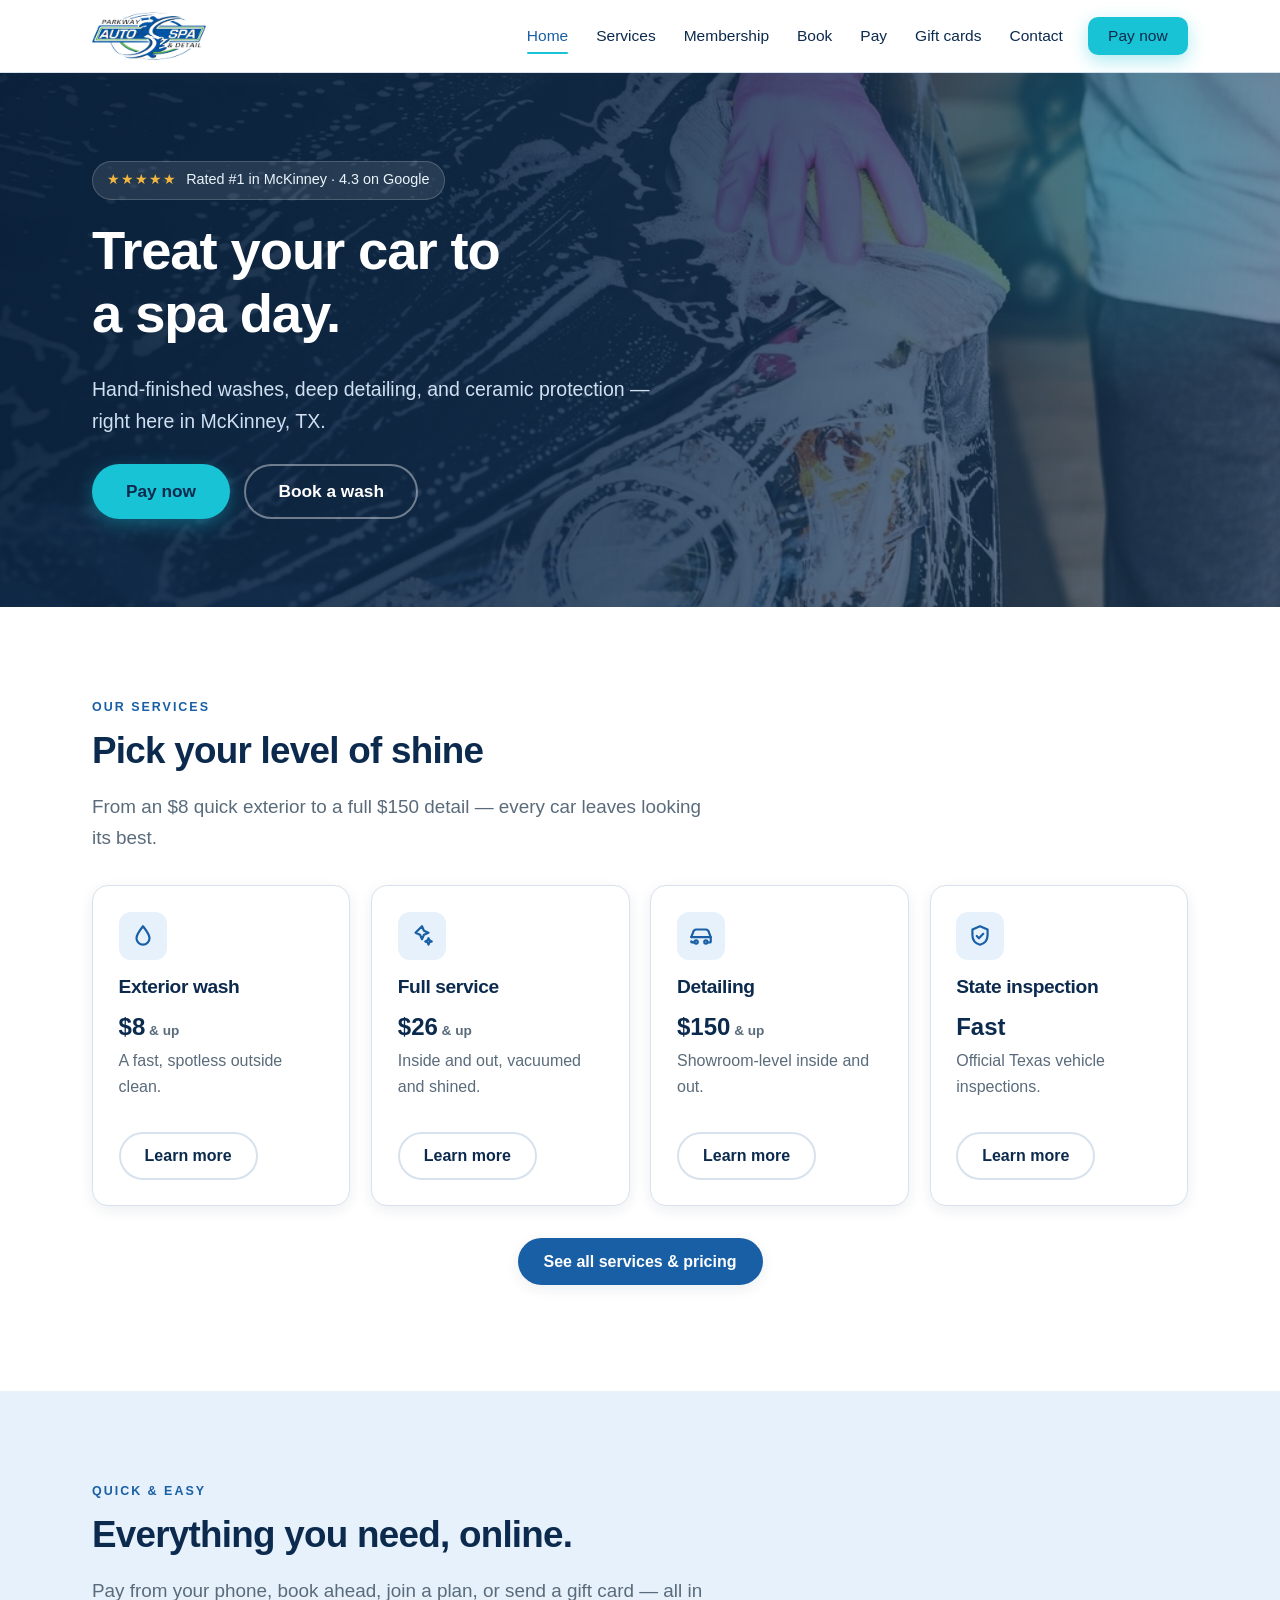
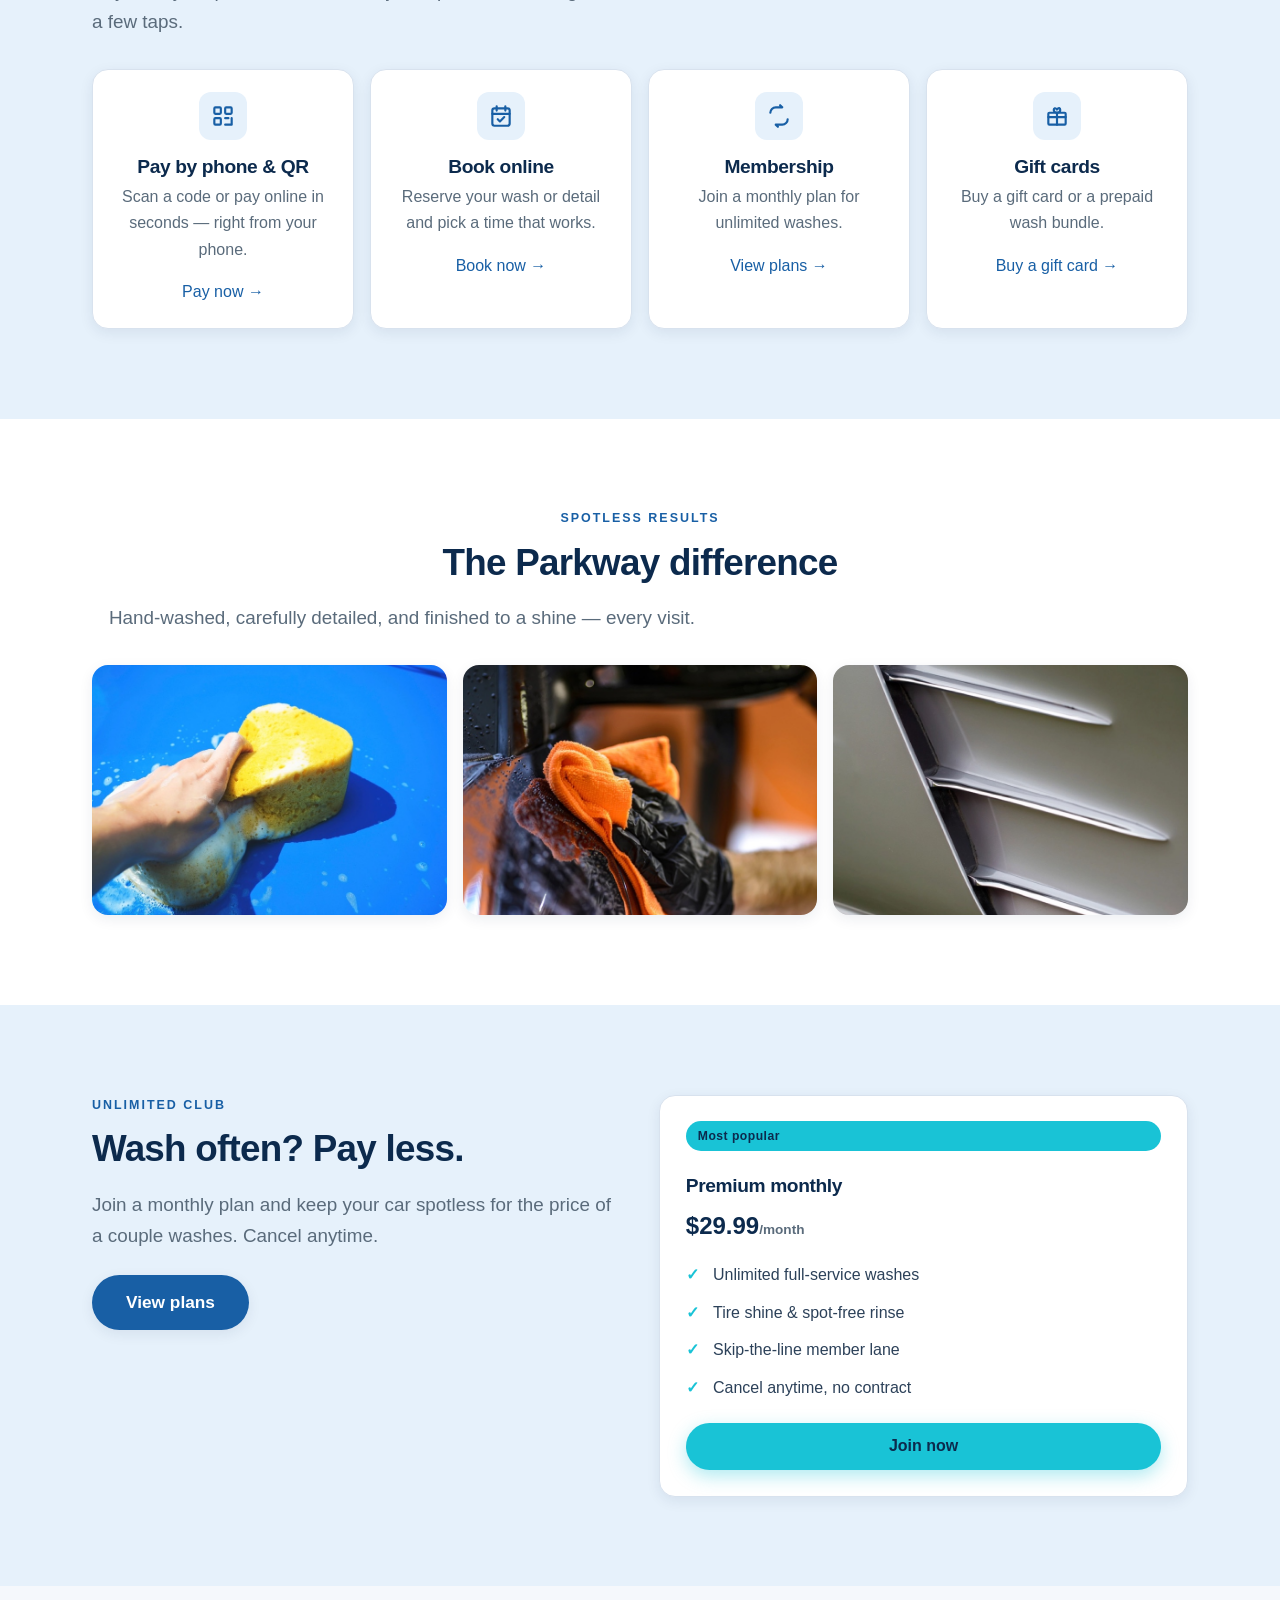
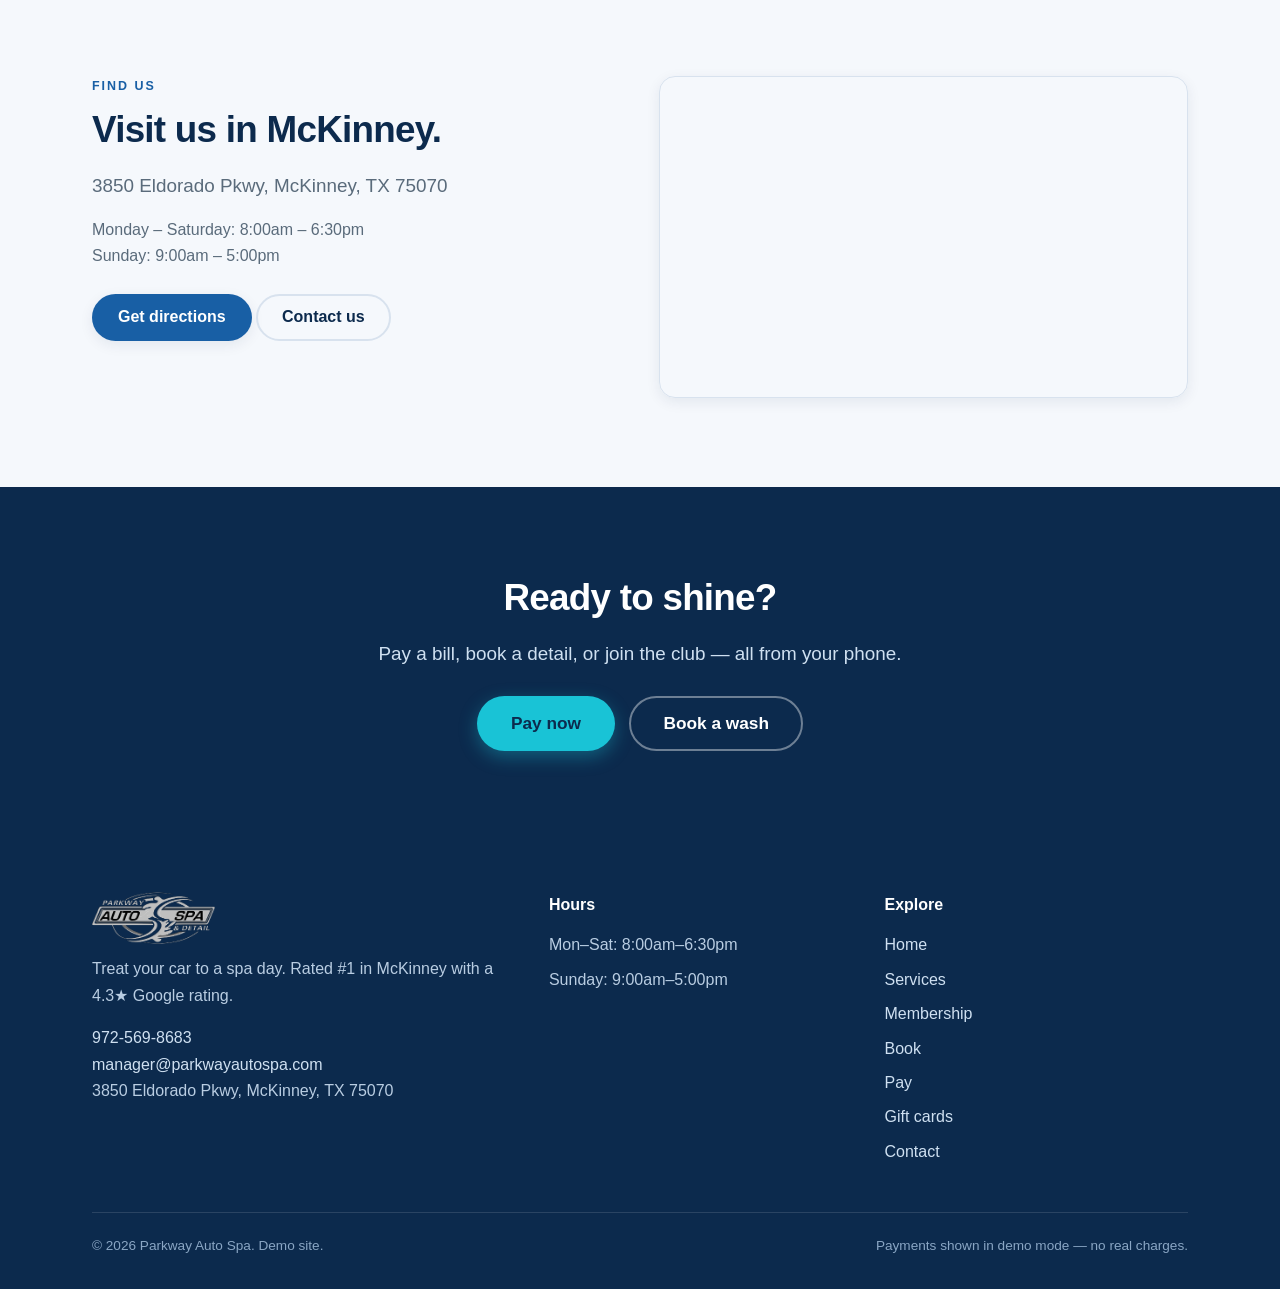
<file: index.html>
<!doctype html>
<html lang="en">
<head>
<meta charset="utf-8">
<meta name="viewport" content="width=device-width, initial-scale=1">
<title>Parkway Auto Spa — Car Wash & Detailing in McKinney, TX</title>
<meta name="description" content="Treat your car to a spa day. Exterior &amp; full-service washes, detailing, ceramic coating, and Texas state inspections in McKinney, TX. Pay or book online in seconds.">
<link rel="stylesheet" href="css/styles.css">
</head>
<body>
<div id="site-header"></div>

<main>
  <!-- Hero -->
  <section class="hero">
    <div class="wrap">
      <span class="rating"><span class="stars">&#9733;&#9733;&#9733;&#9733;&#9733;</span> Rated #1 in McKinney &middot; 4.3 on Google</span>
      <h1>Treat your car to a spa day.</h1>
      <p>Hand-finished washes, deep detailing, and ceramic protection — right here in McKinney, TX.</p>
      <div class="hero-cta">
        <a class="btn btn-accent btn-lg" href="pay.html">Pay now</a>
        <a class="btn btn-ghost btn-lg" href="book.html">Book a wash</a>
      </div>
    </div>
  </section>

  <!-- Services snapshot -->
  <section class="section">
    <div class="wrap">
      <p class="eyebrow">Our services</p>
      <h2>Pick your level of shine</h2>
      <p class="lead">From an $8 quick exterior to a full $150 detail — every car leaves looking its best.</p>
      <div class="grid grid-4 mt-3">
        <div class="card card--hover">
          <div class="icon"><svg viewBox="0 0 24 24" fill="none" stroke="currentColor" stroke-width="2" stroke-linecap="round" stroke-linejoin="round"><path d="M12 3c4 5 6 8 6 11a6 6 0 0 1-12 0c0-3 2-6 6-11z"/></svg></div>
          <h3>Exterior wash</h3>
          <div class="price">$8<small> &amp; up</small></div>
          <p class="muted">A fast, spotless outside clean.</p>
          <div class="card-cta"><a class="btn btn-ghost" href="services.html">Learn more</a></div>
        </div>
        <div class="card card--hover">
          <div class="icon"><svg viewBox="0 0 24 24" fill="none" stroke="currentColor" stroke-width="2" stroke-linecap="round" stroke-linejoin="round"><path d="M12 3l1.8 4.2L18 9l-4.2 1.8L12 15l-1.8-4.2L6 9z"/><path d="M18 14l.8 1.9L21 17l-2.2.8L18 20l-.8-2.1L15 17l2.2-1.1z"/></svg></div>
          <h3>Full service</h3>
          <div class="price">$26<small> &amp; up</small></div>
          <p class="muted">Inside and out, vacuumed and shined.</p>
          <div class="card-cta"><a class="btn btn-ghost" href="services.html">Learn more</a></div>
        </div>
        <div class="card card--hover">
          <div class="icon"><svg viewBox="0 0 24 24" fill="none" stroke="currentColor" stroke-width="2" stroke-linecap="round" stroke-linejoin="round"><path d="M3 13l1.8-4.6A3 3 0 0 1 7.6 6h8.8a3 3 0 0 1 2.8 2.4L21 13"/><path d="M3 13h18v4a1 1 0 0 1-1 1h-1M5 18H4a1 1 0 0 1-1-1z"/><circle cx="7.5" cy="17.5" r="1.5"/><circle cx="16.5" cy="17.5" r="1.5"/></svg></div>
          <h3>Detailing</h3>
          <div class="price">$150<small> &amp; up</small></div>
          <p class="muted">Showroom-level inside and out.</p>
          <div class="card-cta"><a class="btn btn-ghost" href="services.html">Learn more</a></div>
        </div>
        <div class="card card--hover">
          <div class="icon"><svg viewBox="0 0 24 24" fill="none" stroke="currentColor" stroke-width="2" stroke-linecap="round" stroke-linejoin="round"><path d="M12 3l7 3v5c0 5-3.5 8-7 9-3.5-1-7-4-7-9V6z"/><path d="M9 12l2 2 4-4"/></svg></div>
          <h3>State inspection</h3>
          <div class="price">Fast</div>
          <p class="muted">Official Texas vehicle inspections.</p>
          <div class="card-cta"><a class="btn btn-ghost" href="services.html">Learn more</a></div>
        </div>
      </div>
      <p class="center mt-3"><a class="btn btn-primary" href="services.html">See all services &amp; pricing</a></p>
    </div>
  </section>

  <!-- Quick actions -->
  <section class="section section--tint payband">
    <div class="wrap">
      <p class="eyebrow">Quick &amp; easy</p>
      <h2>Everything you need, online.</h2>
      <p class="lead">Pay from your phone, book ahead, join a plan, or send a gift card — all in a few taps.</p>
      <div class="grid grid-4 mt-3">
        <div class="card feature">
          <div class="icon"><svg viewBox="0 0 24 24" fill="none" stroke="currentColor" stroke-width="2" stroke-linecap="round" stroke-linejoin="round"><rect x="4" y="4" width="6" height="6" rx="1"/><rect x="14" y="4" width="6" height="6" rx="1"/><rect x="4" y="14" width="6" height="6" rx="1"/><path d="M14 14h3M20 14v3M14 20h6M20 17v3"/></svg></div>
          <h3>Pay by phone &amp; QR</h3>
          <p class="muted">Scan a code or pay online in seconds — right from your phone.</p>
          <a href="pay.html">Pay now &rarr;</a>
        </div>
        <div class="card feature">
          <div class="icon"><svg viewBox="0 0 24 24" fill="none" stroke="currentColor" stroke-width="2" stroke-linecap="round" stroke-linejoin="round"><rect x="4" y="5" width="16" height="16" rx="2"/><path d="M8 3v4M16 3v4M4 10h16"/><path d="M9 15l2 2 4-4"/></svg></div>
          <h3>Book online</h3>
          <p class="muted">Reserve your wash or detail and pick a time that works.</p>
          <a href="book.html">Book now &rarr;</a>
        </div>
        <div class="card feature">
          <div class="icon"><svg viewBox="0 0 24 24" fill="none" stroke="currentColor" stroke-width="2" stroke-linecap="round" stroke-linejoin="round"><path d="M4 9a5 5 0 0 1 5-5h6l-2-2M20 15a5 5 0 0 1-5 5H9l2 2"/></svg></div>
          <h3>Membership</h3>
          <p class="muted">Join a monthly plan for unlimited washes.</p>
          <a href="membership.html">View plans &rarr;</a>
        </div>
        <div class="card feature">
          <div class="icon"><svg viewBox="0 0 24 24" fill="none" stroke="currentColor" stroke-width="2" stroke-linecap="round" stroke-linejoin="round"><rect x="4" y="9" width="16" height="11" rx="1"/><path d="M4 13h16M12 9v11"/><path d="M12 9c-1.5 0-3-1-3-2.5S10.5 4 12 6c1.5-2 3-1.5 3 .5S13.5 9 12 9z"/></svg></div>
          <h3>Gift cards</h3>
          <p class="muted">Buy a gift card or a prepaid wash bundle.</p>
          <a href="gift-cards.html">Buy a gift card &rarr;</a>
        </div>
      </div>
    </div>
  </section>

  <!-- Gallery -->
  <section class="section">
    <div class="wrap">
      <p class="eyebrow center">Spotless results</p>
      <h2 class="center">The Parkway difference</h2>
      <p class="lead center">Hand-washed, carefully detailed, and finished to a shine — every visit.</p>
      <div class="gallery mt-3">
        <img src="assets/wash-blue.jpg" alt="Hand washing a car with a sponge and fresh suds" loading="lazy" width="820" height="547">
        <img src="assets/detail-towel.jpg" alt="Detailing a car with a microfiber towel" loading="lazy" width="820" height="547">
        <img src="assets/shine-body.jpg" alt="Glossy, freshly polished car bodywork" loading="lazy" width="820" height="547">
      </div>
    </div>
  </section>

  <!-- Membership teaser -->
  <section class="section section--tint">
    <div class="wrap split">
      <div>
        <p class="eyebrow">Unlimited club</p>
        <h2>Wash often? Pay less.</h2>
        <p class="lead">Join a monthly plan and keep your car spotless for the price of a couple washes. Cancel anytime.</p>
        <p class="mt-2"><a class="btn btn-primary btn-lg" href="membership.html">View plans</a></p>
      </div>
      <div class="card">
        <span class="badge badge--cyan">Most popular</span>
        <h3 class="mt-2">Premium monthly</h3>
        <div class="price">$29.99<small>/month</small></div>
        <ul>
          <li>Unlimited full-service washes</li>
          <li>Tire shine &amp; spot-free rinse</li>
          <li>Skip-the-line member lane</li>
          <li>Cancel anytime, no contract</li>
        </ul>
        <div class="card-cta"><a class="btn btn-accent btn-block" href="membership.html">Join now</a></div>
      </div>
    </div>
  </section>

  <!-- Find us -->
  <section class="section section--surface">
    <div class="wrap split">
      <div>
        <p class="eyebrow">Find us</p>
        <h2>Visit us in McKinney.</h2>
        <p class="lead">3850 Eldorado Pkwy, McKinney, TX 75070</p>
        <p class="muted">Monday &ndash; Saturday: 8:00am &ndash; 6:30pm<br>Sunday: 9:00am &ndash; 5:00pm</p>
        <p class="mt-2">
          <a class="btn btn-primary" href="https://www.google.com/maps/dir/?api=1&destination=3850+Eldorado+Pkwy,+McKinney,+TX+75070" target="_blank" rel="noopener">Get directions</a>
          <a class="btn btn-ghost" href="contact.html">Contact us</a>
        </p>
      </div>
      <div style="border-radius:var(--radius); overflow:hidden; border:1px solid var(--line); box-shadow:var(--shadow-sm)">
        <iframe title="Map to Parkway Auto Spa, 3850 Eldorado Pkwy, McKinney, TX 75070" width="100%" height="320" style="border:0; display:block"
          loading="lazy" referrerpolicy="no-referrer-when-downgrade"
          src="https://www.openstreetmap.org/export/embed.html?bbox=-96.6789%2C33.1625%2C-96.6589%2C33.1745&layer=mapnik&marker=33.1684904%2C-96.6689227"></iframe>
      </div>
    </div>
  </section>

  <!-- Final CTA -->
  <section class="section section--navy center">
    <div class="wrap">
      <h2>Ready to shine?</h2>
      <p class="lead" style="color:#cfe0f1">Pay a bill, book a detail, or join the club — all from your phone.</p>
      <div class="hero-cta" style="justify-content:center">
        <a class="btn btn-accent btn-lg" href="pay.html">Pay now</a>
        <a class="btn btn-ghost btn-lg" href="book.html">Book a wash</a>
      </div>
    </div>
  </section>
</main>

<div id="site-footer"></div>
<script src="js/main.js"></script>
</body>
</html>
</file>
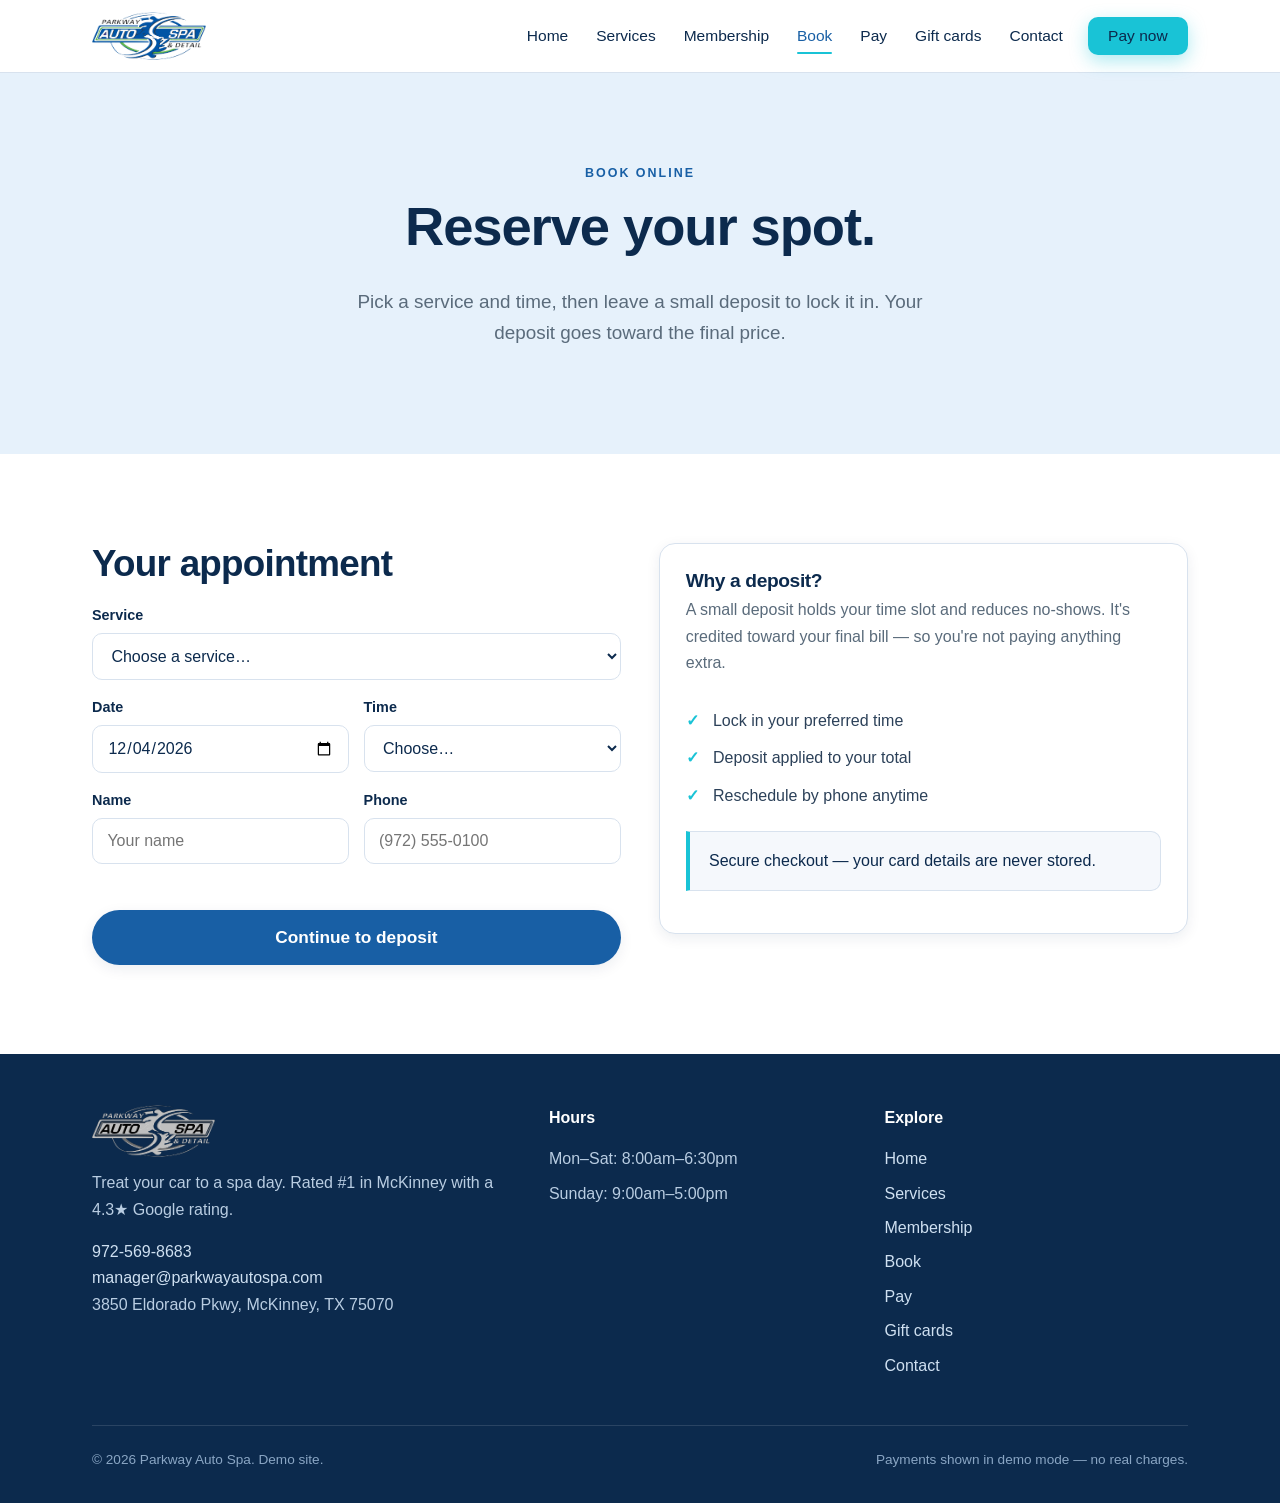
<file: book.html>
<!doctype html>
<html lang="en">
<head>
<meta charset="utf-8">
<meta name="viewport" content="width=device-width, initial-scale=1">
<title>Book a Wash — Parkway Auto Spa</title>
<meta name="description" content="Book a wash or detail at Parkway Auto Spa in McKinney, TX. Reserve your time and leave a quick deposit to lock it in.">
<link rel="stylesheet" href="css/styles.css">
</head>
<body>
<div id="site-header"></div>

<main>
  <section class="section section--tint">
    <div class="wrap center">
      <p class="eyebrow">Book online</p>
      <h1>Reserve your spot.</h1>
      <p class="lead">Pick a service and time, then leave a small deposit to lock it in. Your deposit goes toward the final price.</p>
    </div>
  </section>

  <section class="section">
    <div class="wrap split">
      <div>
        <h2>Your appointment</h2>
        <form id="book-form" novalidate>
          <div class="field">
            <label for="bk-service">Service</label>
            <select id="bk-service">
              <option value="">Choose a service&hellip;</option>
              <option value="Exterior wash" data-deposit="10">Exterior wash — from $8</option>
              <option value="Full-service wash" data-deposit="10">Full-service wash — from $26</option>
              <option value="Detailing" data-deposit="25">Detailing — from $150</option>
              <option value="Hand wash &amp; wax" data-deposit="15">Hand wash &amp; wax</option>
              <option value="Ceramic clear coat" data-deposit="25">Ceramic clear coat</option>
            </select>
          </div>
          <div class="field-row">
            <div class="field">
              <label for="bk-date">Date</label>
              <input type="date" id="bk-date">
            </div>
            <div class="field">
              <label for="bk-time">Time</label>
              <select id="bk-time">
                <option value="">Choose&hellip;</option>
                <option>8:00 AM</option><option>9:00 AM</option><option>10:00 AM</option>
                <option>11:00 AM</option><option>12:00 PM</option><option>1:00 PM</option>
                <option>2:00 PM</option><option>3:00 PM</option><option>4:00 PM</option>
                <option>5:00 PM</option>
              </select>
            </div>
          </div>
          <div class="field-row">
            <div class="field"><label for="bk-name">Name</label><input id="bk-name" autocomplete="name" placeholder="Your name"></div>
            <div class="field"><label for="bk-phone">Phone</label><input id="bk-phone" inputmode="tel" autocomplete="tel" placeholder="(972) 555-0100"></div>
          </div>
          <p class="bk-error" style="color:#c0392b;min-height:1.2em;font-size:.9rem;margin:.2rem 0 .6rem"></p>
          <button type="submit" class="btn btn-primary btn-lg btn-block">Continue to deposit</button>
        </form>
      </div>

      <div class="card">
        <h3>Why a deposit?</h3>
        <p class="muted">A small deposit holds your time slot and reduces no-shows. It's credited toward your final bill — so you're not paying anything extra.</p>
        <ul>
          <li>Lock in your preferred time</li>
          <li>Deposit applied to your total</li>
          <li>Reschedule by phone anytime</li>
        </ul>
        <div class="notice">Secure checkout &mdash; your card details are never stored.</div>
      </div>
    </div>
  </section>
</main>

<div id="site-footer"></div>
<script src="js/main.js"></script>
<script src="js/checkout.js"></script>
<script>
  (function () {
    var form = document.getElementById("book-form");
    var date = document.getElementById("bk-date");
    var err = form.querySelector(".bk-error");
    var today = new Date().toISOString().split("T")[0];
    date.min = today; date.value = today;

    form.addEventListener("submit", function (e) {
      e.preventDefault();
      err.textContent = "";
      var svc = document.getElementById("bk-service");
      var time = document.getElementById("bk-time").value;
      var name = document.getElementById("bk-name").value.trim();
      var phone = document.getElementById("bk-phone").value.trim();
      if (!svc.value) { err.textContent = "Please choose a service."; return; }
      if (!date.value) { err.textContent = "Please choose a date."; return; }
      if (!time) { err.textContent = "Please choose a time."; return; }
      if (!name) { err.textContent = "Please enter your name."; return; }
      if (!phone) { err.textContent = "Please enter a phone number."; return; }
      var deposit = parseFloat(svc.options[svc.selectedIndex].getAttribute("data-deposit")) || 10;
      PayKit.openCheckout({
        label: "Deposit — " + svc.value + ", " + date.value + " at " + time,
        amount: deposit,
        mode: "deposit"
      });
    });
  })();
</script>
</body>
</html>
</file>
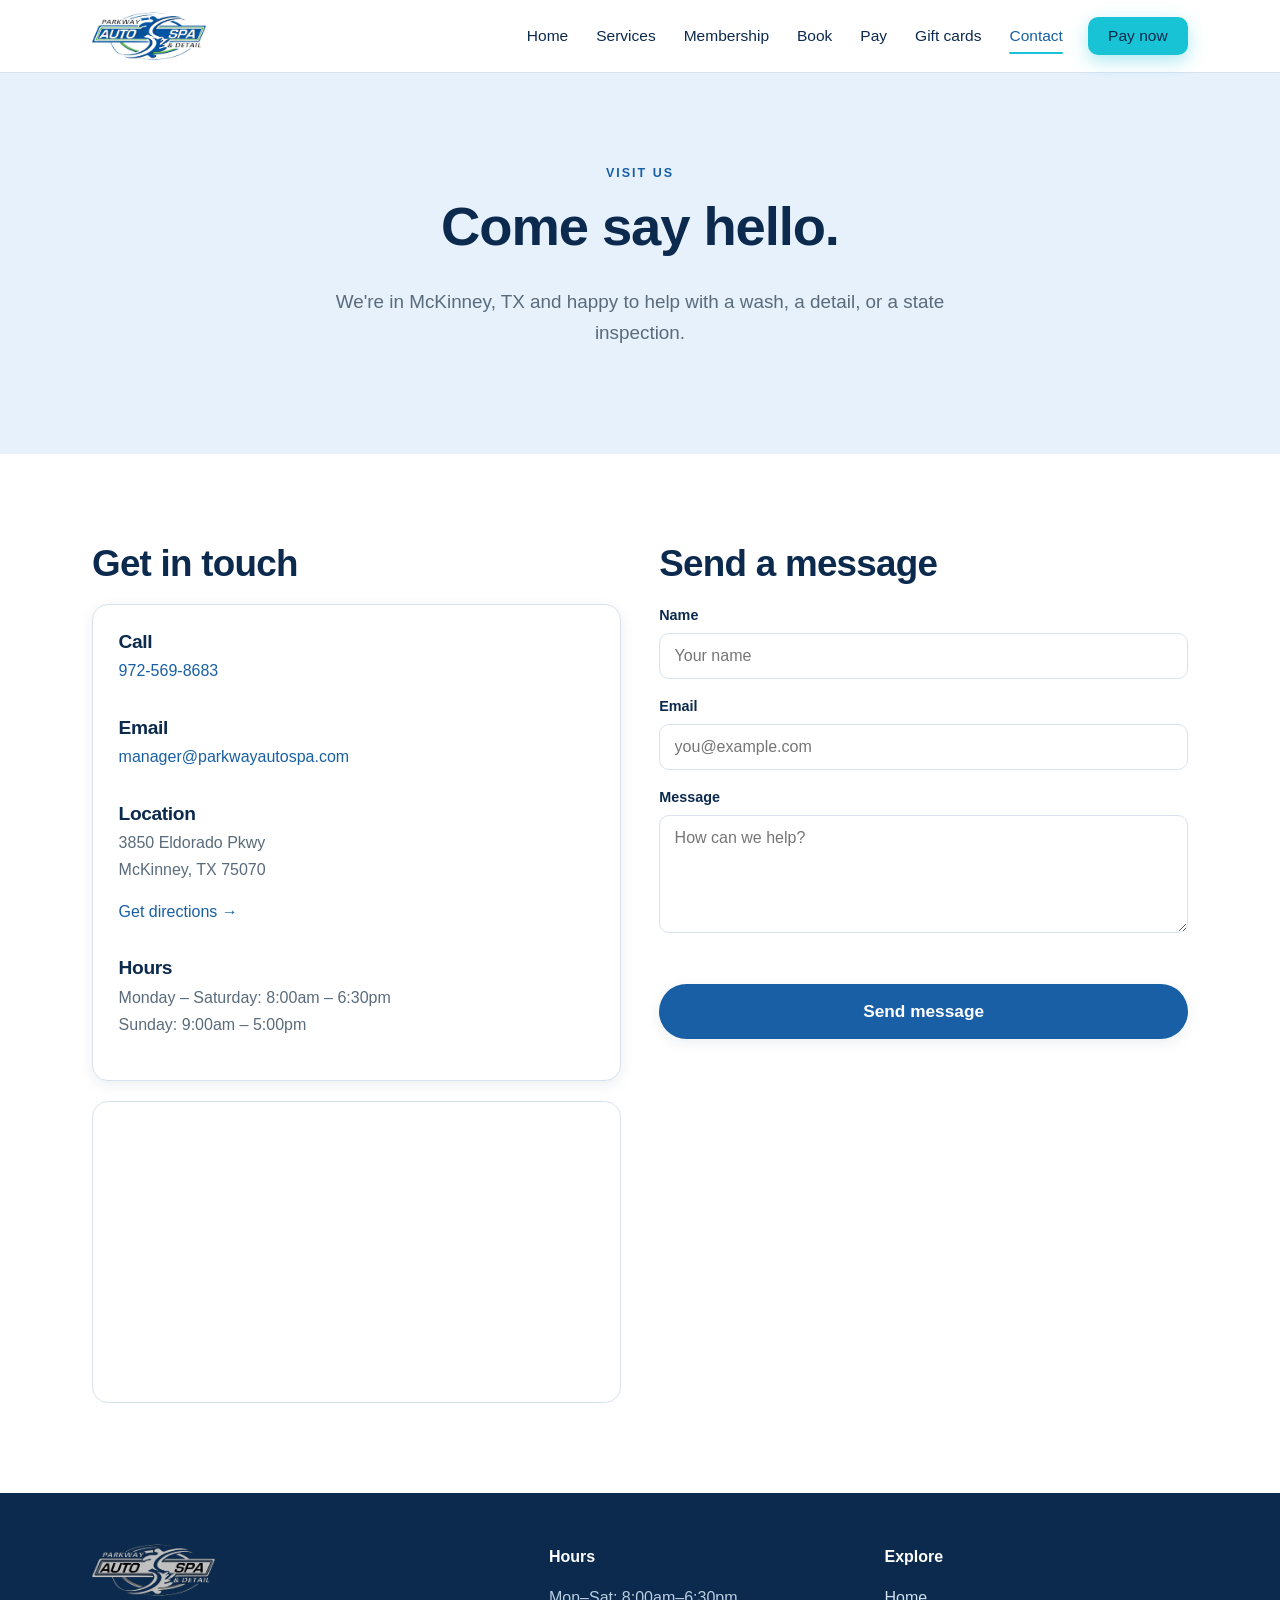
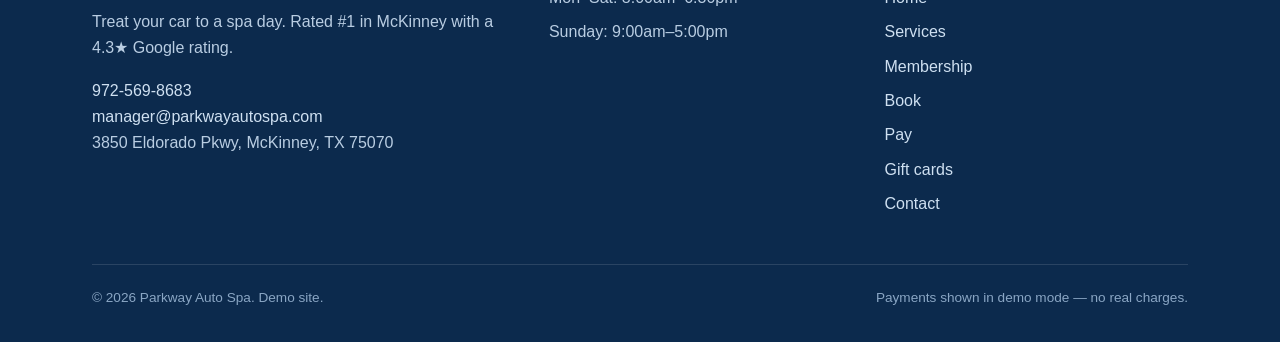
<file: contact.html>
<!doctype html>
<html lang="en">
<head>
<meta charset="utf-8">
<meta name="viewport" content="width=device-width, initial-scale=1">
<title>Contact &amp; Hours — Parkway Auto Spa</title>
<meta name="description" content="Visit Parkway Auto Spa at 3850 Eldorado Pkwy, McKinney, TX 75070. Call 972-569-8683. Open Mon-Sat 8:00am-6:30pm, Sun 9:00am-5:00pm.">
<link rel="stylesheet" href="css/styles.css">
</head>
<body>
<div id="site-header"></div>

<main>
  <section class="section section--tint">
    <div class="wrap center">
      <p class="eyebrow">Visit us</p>
      <h1>Come say hello.</h1>
      <p class="lead">We're in McKinney, TX and happy to help with a wash, a detail, or a state inspection.</p>
    </div>
  </section>

  <section class="section">
    <div class="wrap split">

      <div>
        <h2>Get in touch</h2>
        <div class="card stack">
          <div>
            <h3>Call</h3>
            <p><a href="tel:+19725698683">972-569-8683</a></p>
          </div>
          <div>
            <h3>Email</h3>
            <p><a href="mailto:manager@parkwayautospa.com">manager@parkwayautospa.com</a></p>
          </div>
          <div>
            <h3>Location</h3>
            <p class="muted">3850 Eldorado Pkwy<br>McKinney, TX 75070</p>
            <p><a href="https://www.google.com/maps/dir/?api=1&destination=3850+Eldorado+Pkwy,+McKinney,+TX+75070" target="_blank" rel="noopener">Get directions &rarr;</a></p>
          </div>
          <div>
            <h3>Hours</h3>
            <p class="muted">Monday &ndash; Saturday: 8:00am &ndash; 6:30pm<br>Sunday: 9:00am &ndash; 5:00pm</p>
          </div>
        </div>

        <div style="margin-top:1.3rem; border-radius:var(--radius); overflow:hidden; border:1px solid var(--line)">
          <iframe title="Map to Parkway Auto Spa, 3850 Eldorado Pkwy, McKinney, TX 75070" width="100%" height="300" style="border:0; display:block"
            loading="lazy" referrerpolicy="no-referrer-when-downgrade"
            src="https://www.openstreetmap.org/export/embed.html?bbox=-96.6789%2C33.1625%2C-96.6589%2C33.1745&layer=mapnik&marker=33.1684904%2C-96.6689227"></iframe>
        </div>
      </div>

      <div>
        <h2>Send a message</h2>
        <form id="contact-form" novalidate>
          <div class="field"><label for="c-name">Name</label><input id="c-name" autocomplete="name" placeholder="Your name"></div>
          <div class="field"><label for="c-email">Email</label><input id="c-email" type="email" autocomplete="email" placeholder="you@example.com"></div>
          <div class="field"><label for="c-msg">Message</label><textarea id="c-msg" rows="5" placeholder="How can we help?"></textarea></div>
          <p class="c-error" style="color:#c0392b;min-height:1.2em;font-size:.9rem;margin:.2rem 0 .6rem"></p>
          <button type="submit" class="btn btn-primary btn-lg btn-block">Send message</button>
        </form>
      </div>

    </div>
  </section>
</main>

<div id="site-footer"></div>
<script src="js/main.js"></script>
<script>
  (function () {
    var form = document.getElementById("contact-form");
    var err = form.querySelector(".c-error");
    form.addEventListener("submit", function (e) {
      e.preventDefault();
      err.textContent = "";
      var name = document.getElementById("c-name").value.trim();
      var email = document.getElementById("c-email").value.trim();
      var msg = document.getElementById("c-msg").value.trim();
      if (!name || !email || !msg) { err.textContent = "Please fill in your name, email, and message."; return; }
      form.innerHTML = '<div class="notice" style="border-left-color:#1a9d4e">' +
        '<strong>Thanks, ' + name.replace(/[<>&]/g, "") + '!</strong> We&rsquo;ve got your message and will be in touch soon.</div>';
    });
  })();
</script>
</body>
</html>
</file>
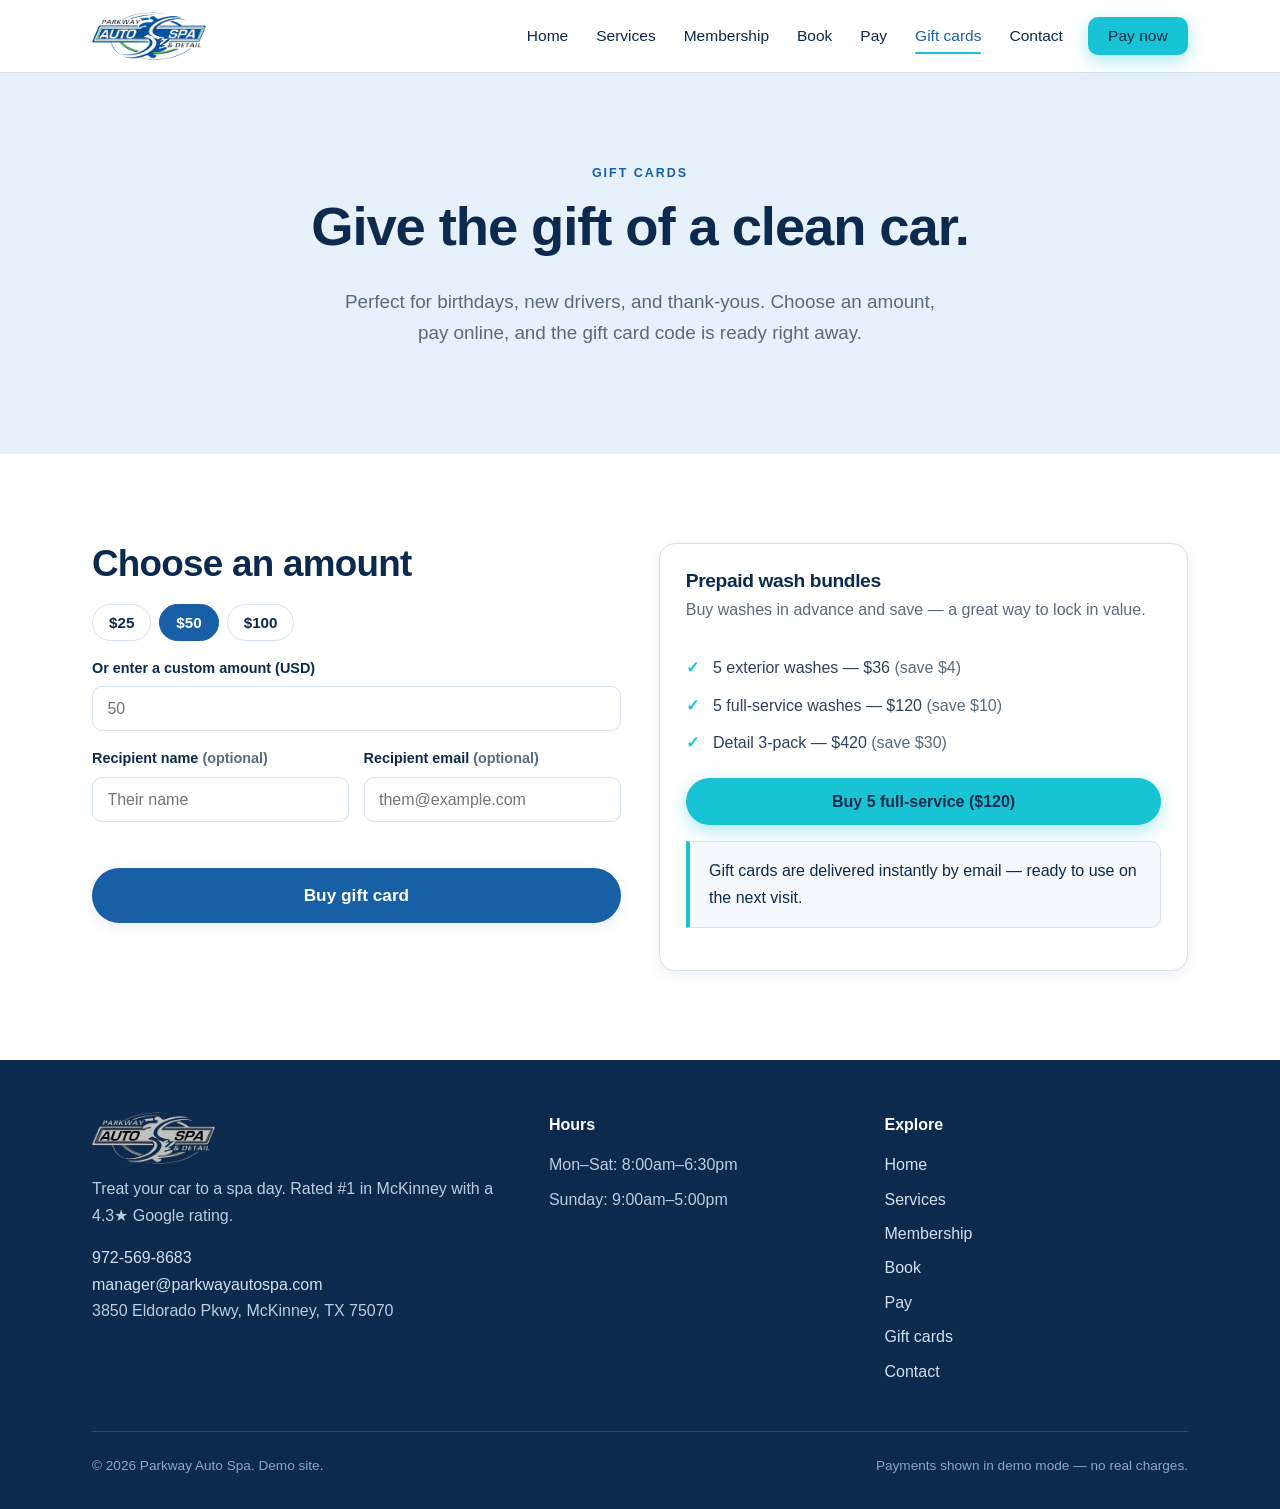
<file: gift-cards.html>
<!doctype html>
<html lang="en">
<head>
<meta charset="utf-8">
<meta name="viewport" content="width=device-width, initial-scale=1">
<title>Gift Cards — Parkway Auto Spa</title>
<meta name="description" content="Buy a Parkway Auto Spa gift card or prepaid wash bundle in McKinney, TX. Delivered instantly by email.">
<link rel="stylesheet" href="css/styles.css">
</head>
<body>
<div id="site-header"></div>

<main>
  <section class="section section--tint">
    <div class="wrap center">
      <p class="eyebrow">Gift cards</p>
      <h1>Give the gift of a clean car.</h1>
      <p class="lead">Perfect for birthdays, new drivers, and thank-yous. Choose an amount, pay online, and the gift card code is ready right away.</p>
    </div>
  </section>

  <section class="section">
    <div class="wrap split">

      <div>
        <h2>Choose an amount</h2>
        <form id="gift-form" novalidate>
          <div class="chips" id="gift-chips">
            <button type="button" class="chip" data-amt="25">$25</button>
            <button type="button" class="chip selected" data-amt="50">$50</button>
            <button type="button" class="chip" data-amt="100">$100</button>
          </div>
          <div class="field">
            <label for="gift-amount">Or enter a custom amount (USD)</label>
            <input id="gift-amount" type="number" min="5" step="1" inputmode="decimal" placeholder="50">
          </div>
          <div class="field-row">
            <div class="field"><label for="gift-to">Recipient name <span class="muted">(optional)</span></label><input id="gift-to" placeholder="Their name"></div>
            <div class="field"><label for="gift-email">Recipient email <span class="muted">(optional)</span></label><input id="gift-email" type="email" placeholder="them@example.com"></div>
          </div>
          <p class="gift-error" style="color:#c0392b;min-height:1.2em;font-size:.9rem;margin:.2rem 0 .6rem"></p>
          <button type="submit" class="btn btn-primary btn-lg btn-block">Buy gift card</button>
        </form>
      </div>

      <div class="card">
        <h3>Prepaid wash bundles</h3>
        <p class="muted">Buy washes in advance and save — a great way to lock in value.</p>
        <ul>
          <li>5 exterior washes &mdash; $36 <span class="muted">(save $4)</span></li>
          <li>5 full-service washes &mdash; $120 <span class="muted">(save $10)</span></li>
          <li>Detail 3-pack &mdash; $420 <span class="muted">(save $30)</span></li>
        </ul>
        <div class="card-cta"><button class="btn btn-accent btn-block" id="bundle-btn" data-amt="120">Buy 5 full-service ($120)</button></div>
        <div class="notice">Gift cards are delivered instantly by email &mdash; ready to use on the next visit.</div>
      </div>

    </div>
  </section>
</main>

<div id="site-footer"></div>
<script src="js/main.js"></script>
<script src="js/checkout.js"></script>
<script>
  (function () {
    var chips = document.getElementById("gift-chips");
    var amount = document.getElementById("gift-amount");
    var form = document.getElementById("gift-form");
    var err = form.querySelector(".gift-error");

    function selectedChipAmt() {
      var sel = chips.querySelector(".chip.selected");
      return sel ? parseFloat(sel.getAttribute("data-amt")) : null;
    }

    chips.addEventListener("click", function (e) {
      var b = e.target.closest(".chip");
      if (!b) return;
      chips.querySelectorAll(".chip").forEach(function (c) { c.classList.remove("selected"); });
      b.classList.add("selected");
      amount.value = "";
    });
    amount.addEventListener("input", function () {
      chips.querySelectorAll(".chip").forEach(function (c) { c.classList.remove("selected"); });
    });

    form.addEventListener("submit", function (e) {
      e.preventDefault();
      err.textContent = "";
      var val = amount.value ? parseFloat(amount.value) : selectedChipAmt();
      if (!(val > 0)) { err.textContent = "Please choose or enter an amount."; return; }
      var to = document.getElementById("gift-to").value.trim();
      PayKit.openCheckout({
        label: to ? "Gift card for " + to : "Gift card",
        amount: val,
        mode: "giftcard"
      });
    });

    document.getElementById("bundle-btn").addEventListener("click", function () {
      PayKit.openCheckout({ label: "5 full-service wash bundle", amount: 120, mode: "giftcard" });
    });
  })();
</script>
</body>
</html>
</file>
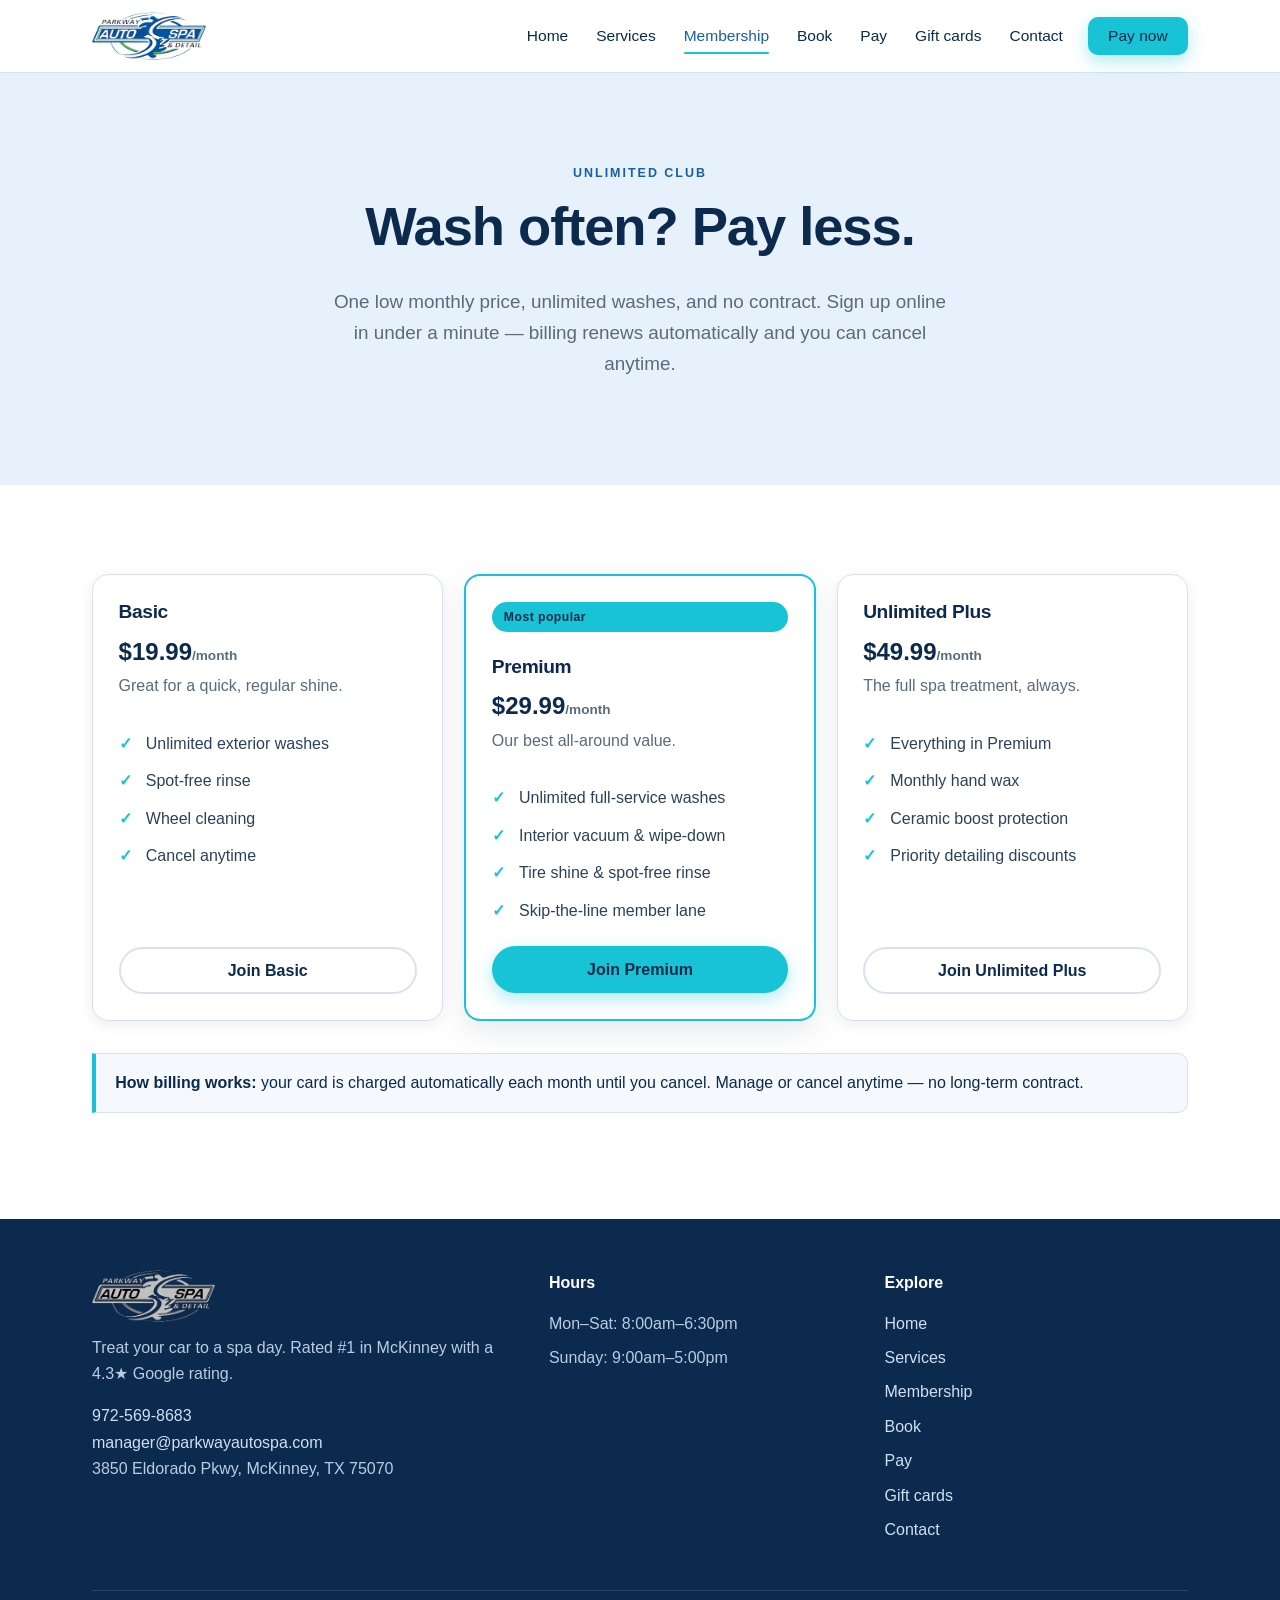
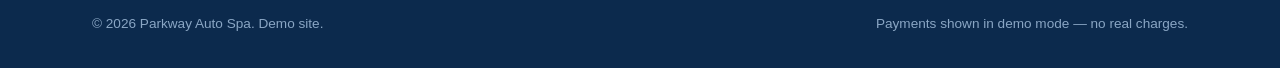
<file: membership.html>
<!doctype html>
<html lang="en">
<head>
<meta charset="utf-8">
<meta name="viewport" content="width=device-width, initial-scale=1">
<title>Membership — Parkway Auto Spa</title>
<meta name="description" content="Join a Parkway Auto Spa monthly wash plan in McKinney, TX. Unlimited washes from $19.99/month, auto-billed, cancel anytime.">
<link rel="stylesheet" href="css/styles.css">
</head>
<body>
<div id="site-header"></div>

<main>
  <section class="section section--tint">
    <div class="wrap center">
      <p class="eyebrow">Unlimited club</p>
      <h1>Wash often? Pay less.</h1>
      <p class="lead">One low monthly price, unlimited washes, and no contract. Sign up online in under a minute — billing renews automatically and you can cancel anytime.</p>
    </div>
  </section>

  <section class="section">
    <div class="wrap">
      <div class="grid grid-3">

        <div class="card">
          <h3>Basic</h3>
          <div class="price">$19.99<small>/month</small></div>
          <p class="muted">Great for a quick, regular shine.</p>
          <ul>
            <li>Unlimited exterior washes</li>
            <li>Spot-free rinse</li>
            <li>Wheel cleaning</li>
            <li>Cancel anytime</li>
          </ul>
          <div class="card-cta"><button class="btn btn-ghost btn-block join-btn" data-plan="Basic" data-amount="19.99">Join Basic</button></div>
        </div>

        <div class="card card--featured">
          <span class="badge badge--cyan">Most popular</span>
          <h3 class="mt-2">Premium</h3>
          <div class="price">$29.99<small>/month</small></div>
          <p class="muted">Our best all-around value.</p>
          <ul>
            <li>Unlimited full-service washes</li>
            <li>Interior vacuum &amp; wipe-down</li>
            <li>Tire shine &amp; spot-free rinse</li>
            <li>Skip-the-line member lane</li>
          </ul>
          <div class="card-cta"><button class="btn btn-accent btn-block join-btn" data-plan="Premium" data-amount="29.99">Join Premium</button></div>
        </div>

        <div class="card">
          <h3>Unlimited Plus</h3>
          <div class="price">$49.99<small>/month</small></div>
          <p class="muted">The full spa treatment, always.</p>
          <ul>
            <li>Everything in Premium</li>
            <li>Monthly hand wax</li>
            <li>Ceramic boost protection</li>
            <li>Priority detailing discounts</li>
          </ul>
          <div class="card-cta"><button class="btn btn-ghost btn-block join-btn" data-plan="Unlimited Plus" data-amount="49.99">Join Unlimited Plus</button></div>
        </div>

      </div>

      <div class="notice mt-3">
        <strong>How billing works:</strong> your card is charged automatically each month until you cancel. Manage or cancel anytime — no long-term contract.
      </div>
    </div>
  </section>
</main>

<div id="site-footer"></div>
<script src="js/main.js"></script>
<script src="js/checkout.js"></script>
<script>
  document.querySelectorAll(".join-btn").forEach(function (b) {
    b.addEventListener("click", function () {
      PayKit.openCheckout({
        label: b.getAttribute("data-plan") + " membership",
        amount: parseFloat(b.getAttribute("data-amount")),
        mode: "subscription"
      });
    });
  });
</script>
</body>
</html>
</file>
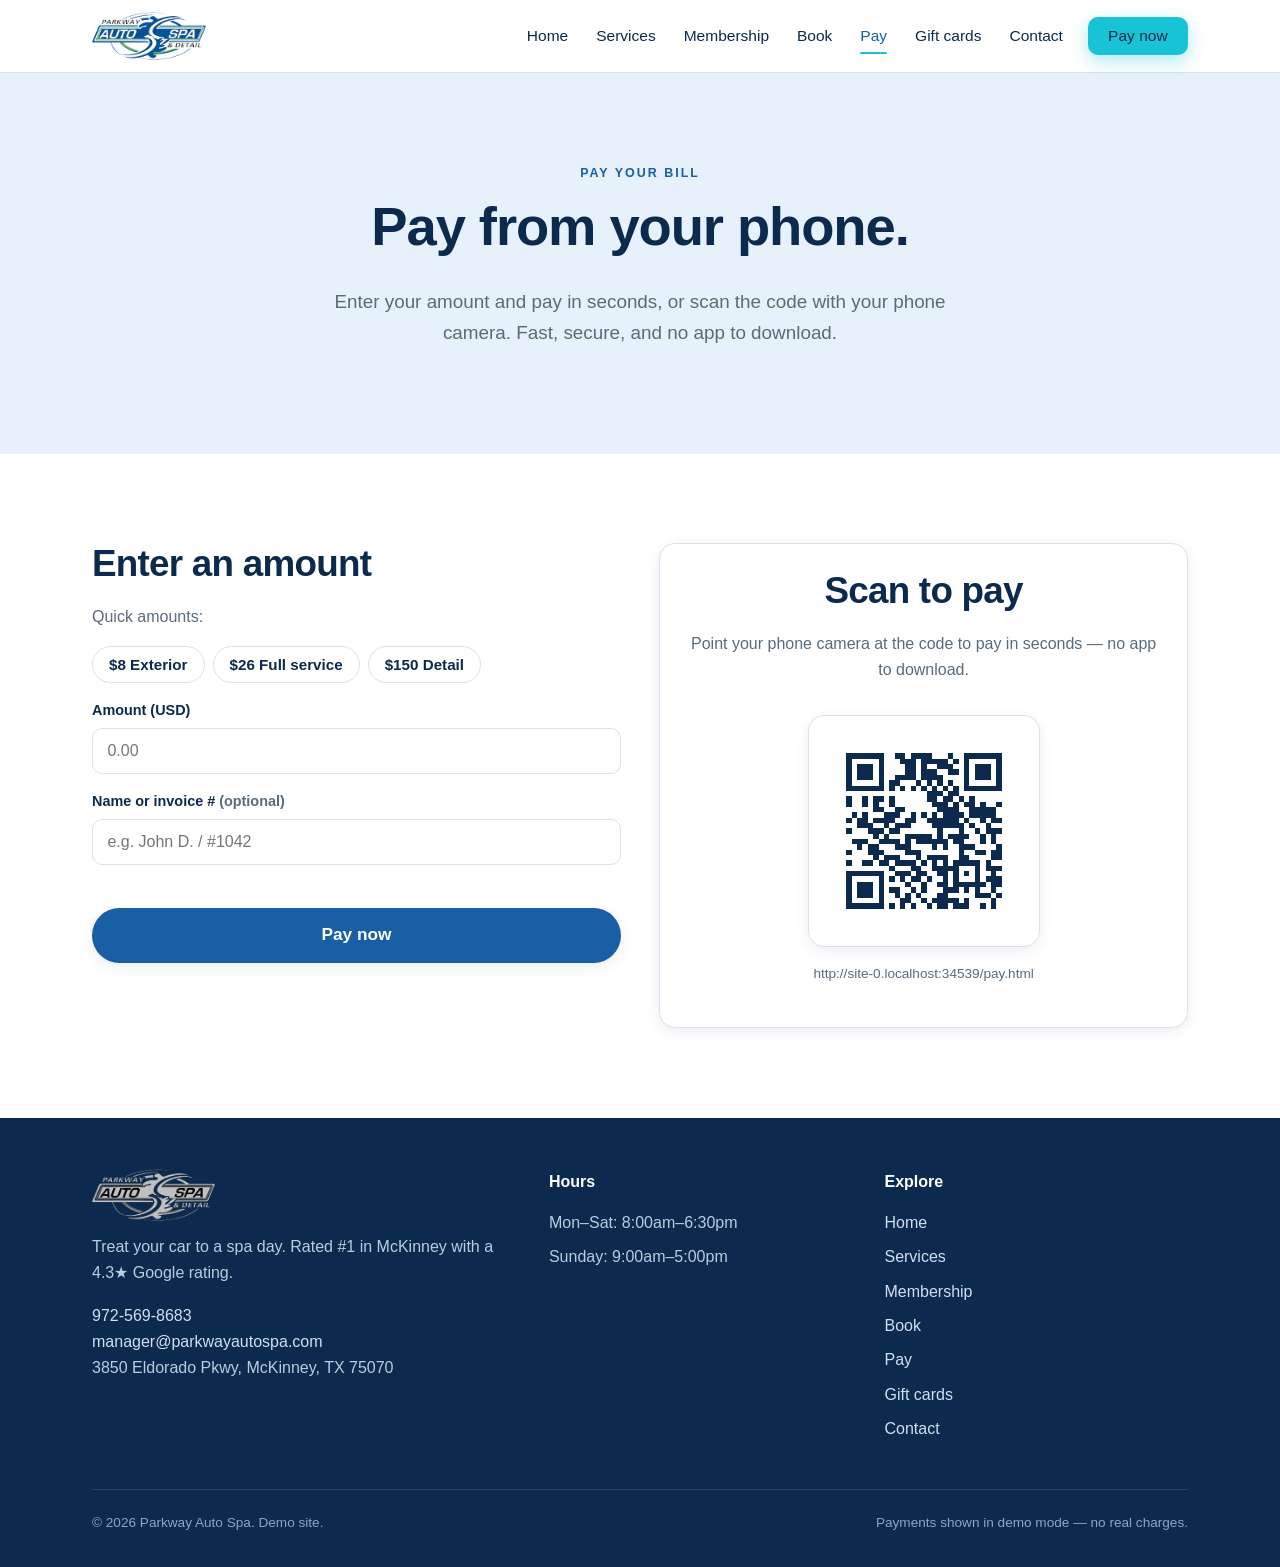
<file: pay.html>
<!doctype html>
<html lang="en">
<head>
<meta charset="utf-8">
<meta name="viewport" content="width=device-width, initial-scale=1">
<title>Pay Your Bill — Parkway Auto Spa</title>
<meta name="description" content="Pay Parkway Auto Spa from your phone — enter an amount or scan the QR code. Fast, secure, and no app needed.">
<link rel="stylesheet" href="css/styles.css">
</head>
<body>
<div id="site-header"></div>

<main>
  <section class="section section--tint">
    <div class="wrap center">
      <p class="eyebrow">Pay your bill</p>
      <h1>Pay from your phone.</h1>
      <p class="lead">Enter your amount and pay in seconds, or scan the code with your phone camera. Fast, secure, and no app to download.</p>
    </div>
  </section>

  <section class="section">
    <div class="wrap split">

      <div>
        <h2>Enter an amount</h2>
        <form id="pay-form" novalidate>
          <p class="muted">Quick amounts:</p>
          <div class="chips" id="chips">
            <button type="button" class="chip" data-amt="8">$8 Exterior</button>
            <button type="button" class="chip" data-amt="26">$26 Full service</button>
            <button type="button" class="chip" data-amt="150">$150 Detail</button>
          </div>
          <div class="field">
            <label for="pay-amount">Amount (USD)</label>
            <input id="pay-amount" type="number" min="1" step="0.01" inputmode="decimal" placeholder="0.00">
          </div>
          <div class="field">
            <label for="pay-note">Name or invoice # <span class="muted">(optional)</span></label>
            <input id="pay-note" placeholder="e.g. John D. / #1042">
          </div>
          <p class="pay-error" style="color:#c0392b;min-height:1.2em;font-size:.9rem;margin:.2rem 0 .6rem"></p>
          <button type="submit" class="btn btn-primary btn-lg btn-block">Pay now</button>
        </form>
      </div>

      <div class="card qr-card">
        <h2>Scan to pay</h2>
        <p class="muted">Point your phone camera at the code to pay in seconds — no app to download.</p>
        <div class="qr-box"><div id="qr"></div></div>
        <p class="muted" id="qr-url" style="font-size:.85rem; word-break:break-all"></p>
      </div>

    </div>
  </section>
</main>

<div id="site-footer"></div>
<script src="js/main.js"></script>
<script src="js/qrcode-generator.js"></script>
<script src="js/qr.js"></script>
<script src="js/checkout.js"></script>
<script>
  (function () {
    var amount = document.getElementById("pay-amount");
    var chips = document.getElementById("chips");
    var form = document.getElementById("pay-form");
    var err = form.querySelector(".pay-error");

    chips.addEventListener("click", function (e) {
      var b = e.target.closest(".chip");
      if (!b) return;
      amount.value = b.getAttribute("data-amt");
      chips.querySelectorAll(".chip").forEach(function (c) { c.classList.remove("selected"); });
      b.classList.add("selected");
    });

    form.addEventListener("submit", function (e) {
      e.preventDefault();
      err.textContent = "";
      var val = parseFloat(amount.value);
      if (!(val > 0)) { err.textContent = "Please enter an amount greater than $0."; amount.focus(); return; }
      var note = document.getElementById("pay-note").value.trim();
      PayKit.openCheckout({
        label: note ? "Payment — " + note : "Wash payment",
        amount: val,
        mode: "oneoff"
      });
    });

    // Real, scannable QR pointing at this pay page.
    var payUrl = location.origin && location.origin !== "null"
      ? location.origin + location.pathname
      : "https://parkwayautospa.com/pay.html";
    renderQR(document.getElementById("qr"), payUrl);
    document.getElementById("qr-url").textContent = payUrl;
  })();
</script>
</body>
</html>
</file>
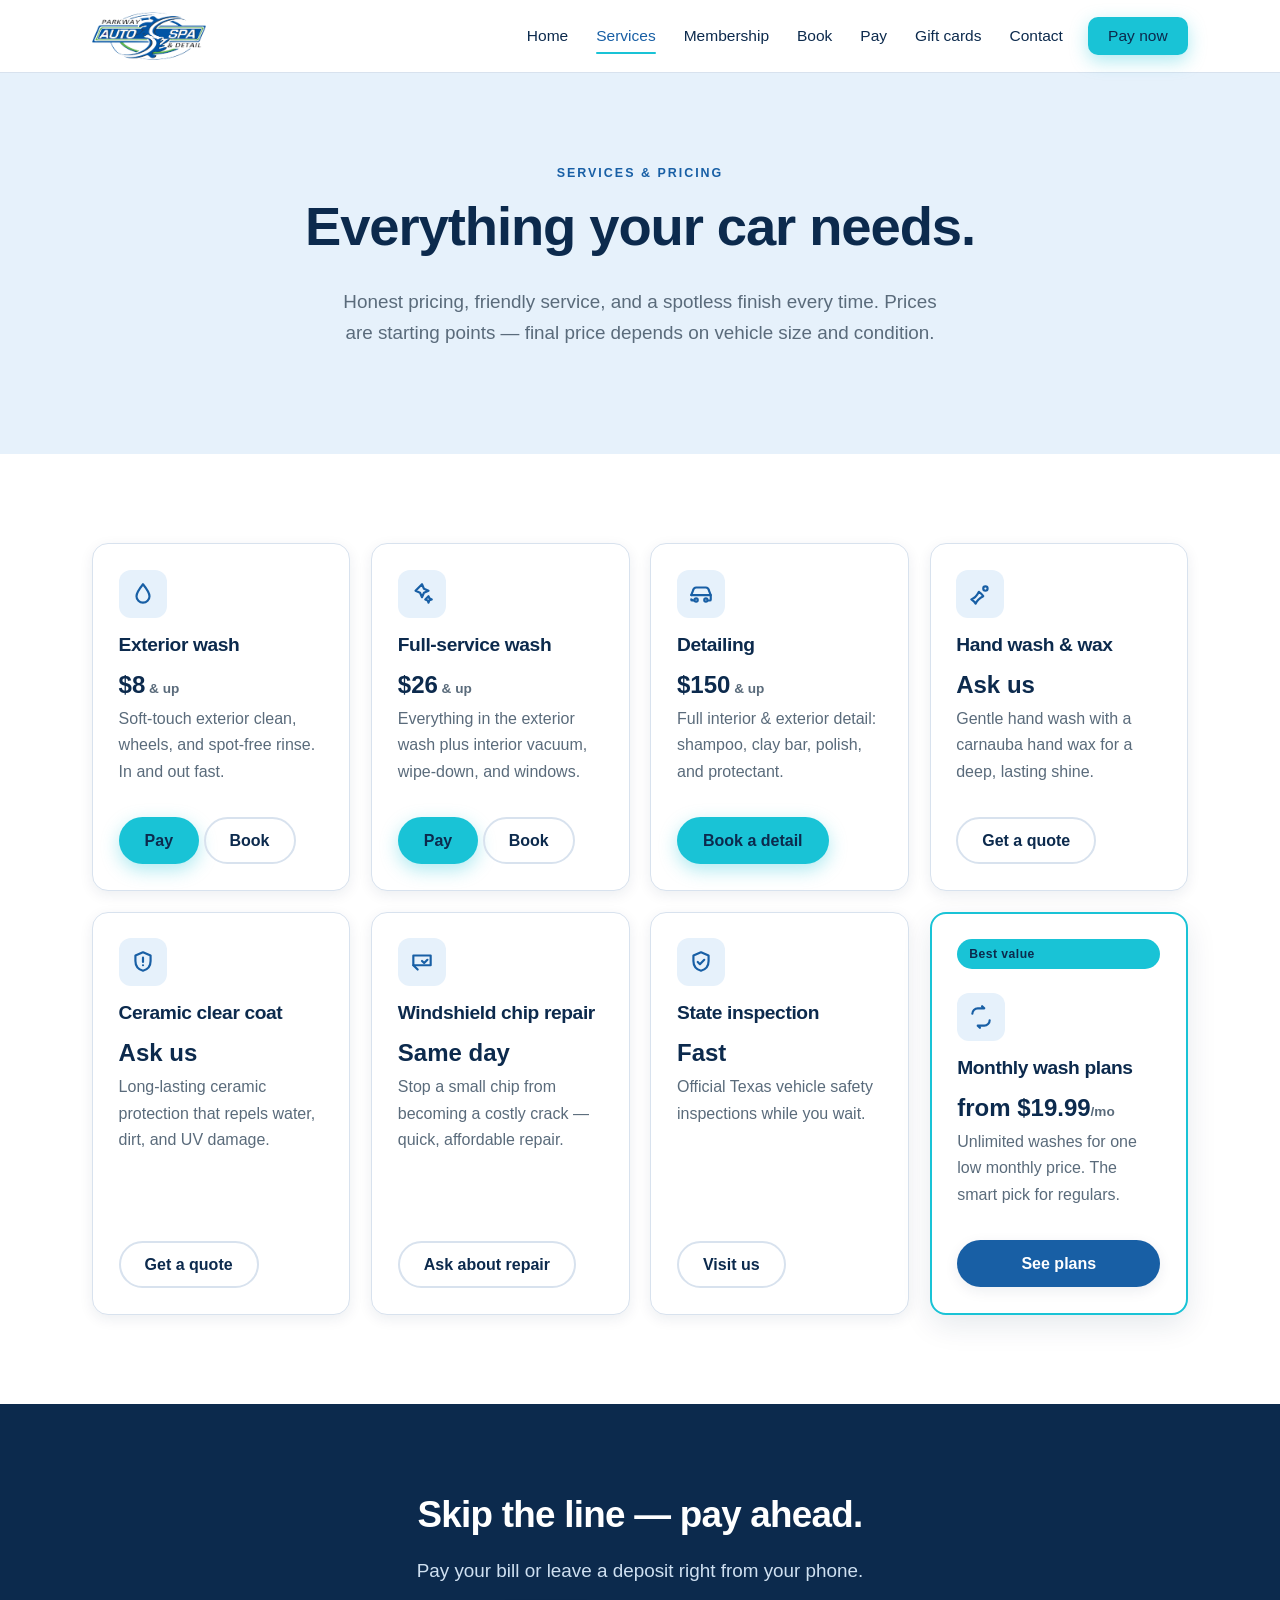
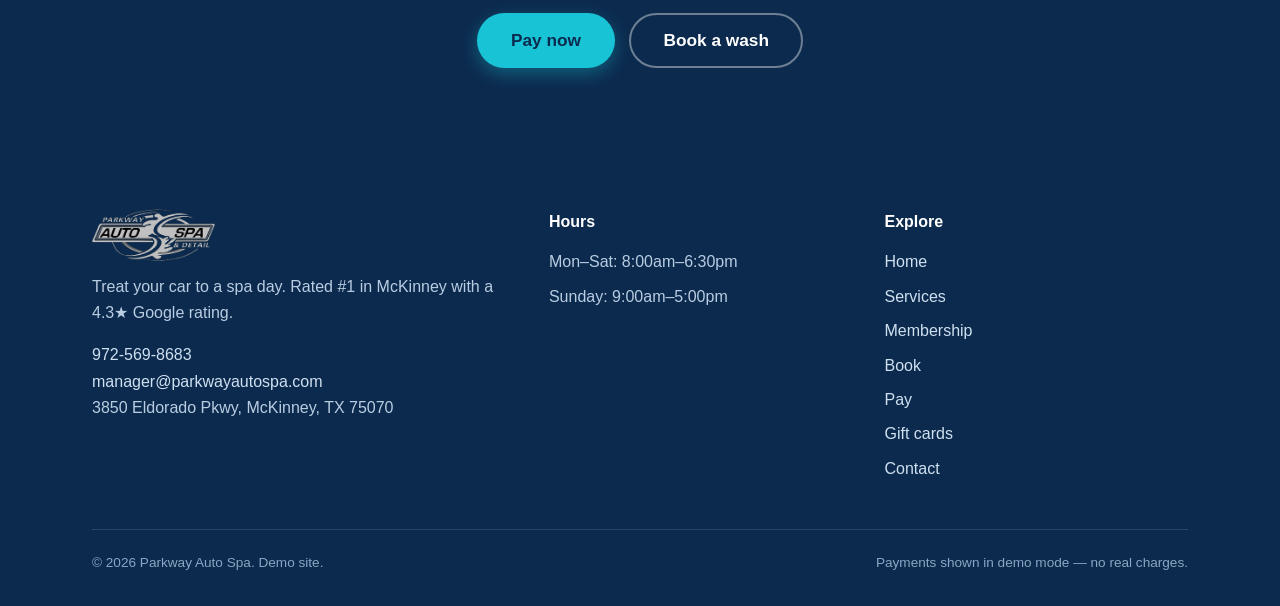
<file: services.html>
<!doctype html>
<html lang="en">
<head>
<meta charset="utf-8">
<meta name="viewport" content="width=device-width, initial-scale=1">
<title>Services &amp; Pricing — Parkway Auto Spa</title>
<meta name="description" content="Parkway Auto Spa services and pricing: exterior &amp; full-service washes, detailing, hand wax, ceramic coating, windshield chip repair, and Texas state inspections in McKinney, TX.">
<link rel="stylesheet" href="css/styles.css">
</head>
<body>
<div id="site-header"></div>

<main>
  <section class="section section--tint">
    <div class="wrap center">
      <p class="eyebrow">Services &amp; pricing</p>
      <h1>Everything your car needs.</h1>
      <p class="lead">Honest pricing, friendly service, and a spotless finish every time. Prices are starting points — final price depends on vehicle size and condition.</p>
    </div>
  </section>

  <section class="section">
    <div class="wrap">
      <div class="grid grid-3">

        <div class="card card--hover">
          <div class="icon"><svg viewBox="0 0 24 24" fill="none" stroke="currentColor" stroke-width="2" stroke-linecap="round" stroke-linejoin="round"><path d="M12 3c4 5 6 8 6 11a6 6 0 0 1-12 0c0-3 2-6 6-11z"/></svg></div>
          <h3>Exterior wash</h3>
          <div class="price">$8<small> &amp; up</small></div>
          <p class="muted">Soft-touch exterior clean, wheels, and spot-free rinse. In and out fast.</p>
          <div class="card-cta"><a class="btn btn-accent" href="pay.html">Pay</a> <a class="btn btn-ghost" href="book.html">Book</a></div>
        </div>

        <div class="card card--hover">
          <div class="icon"><svg viewBox="0 0 24 24" fill="none" stroke="currentColor" stroke-width="2" stroke-linecap="round" stroke-linejoin="round"><path d="M12 3l1.8 4.2L18 9l-4.2 1.8L12 15l-1.8-4.2L6 9z"/><path d="M18 14l.8 1.9L21 17l-2.2.8L18 20l-.8-2.1L15 17z"/></svg></div>
          <h3>Full-service wash</h3>
          <div class="price">$26<small> &amp; up</small></div>
          <p class="muted">Everything in the exterior wash plus interior vacuum, wipe-down, and windows.</p>
          <div class="card-cta"><a class="btn btn-accent" href="pay.html">Pay</a> <a class="btn btn-ghost" href="book.html">Book</a></div>
        </div>

        <div class="card card--hover">
          <div class="icon"><svg viewBox="0 0 24 24" fill="none" stroke="currentColor" stroke-width="2" stroke-linecap="round" stroke-linejoin="round"><path d="M3 13l1.8-4.6A3 3 0 0 1 7.6 6h8.8a3 3 0 0 1 2.8 2.4L21 13"/><path d="M3 13h18v4a1 1 0 0 1-1 1h-1M5 18H4a1 1 0 0 1-1-1z"/><circle cx="7.5" cy="17.5" r="1.5"/><circle cx="16.5" cy="17.5" r="1.5"/></svg></div>
          <h3>Detailing</h3>
          <div class="price">$150<small> &amp; up</small></div>
          <p class="muted">Full interior &amp; exterior detail: shampoo, clay bar, polish, and protectant.</p>
          <div class="card-cta"><a class="btn btn-accent" href="book.html">Book a detail</a></div>
        </div>

        <div class="card card--hover">
          <div class="icon"><svg viewBox="0 0 24 24" fill="none" stroke="currentColor" stroke-width="2" stroke-linecap="round" stroke-linejoin="round"><path d="M4 17c3-1 5-3 7-7 1.5 1 3 2.5 4 4-4 2-6 4-7 7-1-2-2.5-3-4-4z"/><circle cx="17" cy="7" r="2"/></svg></div>
          <h3>Hand wash &amp; wax</h3>
          <div class="price">Ask us</div>
          <p class="muted">Gentle hand wash with a carnauba hand wax for a deep, lasting shine.</p>
          <div class="card-cta"><a class="btn btn-ghost" href="contact.html">Get a quote</a></div>
        </div>

        <div class="card card--hover">
          <div class="icon"><svg viewBox="0 0 24 24" fill="none" stroke="currentColor" stroke-width="2" stroke-linecap="round" stroke-linejoin="round"><path d="M12 3l7 3v5c0 5-3.5 8-7 9-3.5-1-7-4-7-9V6z"/><path d="M12 8v4M12 15h.01"/></svg></div>
          <h3>Ceramic clear coat</h3>
          <div class="price">Ask us</div>
          <p class="muted">Long-lasting ceramic protection that repels water, dirt, and UV damage.</p>
          <div class="card-cta"><a class="btn btn-ghost" href="contact.html">Get a quote</a></div>
        </div>

        <div class="card card--hover">
          <div class="icon"><svg viewBox="0 0 24 24" fill="none" stroke="currentColor" stroke-width="2" stroke-linecap="round" stroke-linejoin="round"><path d="M4 6h16v9H4z"/><path d="M4 15l4 4M12 11l2 2 3-3"/></svg></div>
          <h3>Windshield chip repair</h3>
          <div class="price">Same day</div>
          <p class="muted">Stop a small chip from becoming a costly crack — quick, affordable repair.</p>
          <div class="card-cta"><a class="btn btn-ghost" href="contact.html">Ask about repair</a></div>
        </div>

        <div class="card card--hover">
          <div class="icon"><svg viewBox="0 0 24 24" fill="none" stroke="currentColor" stroke-width="2" stroke-linecap="round" stroke-linejoin="round"><path d="M12 3l7 3v5c0 5-3.5 8-7 9-3.5-1-7-4-7-9V6z"/><path d="M9 12l2 2 4-4"/></svg></div>
          <h3>State inspection</h3>
          <div class="price">Fast</div>
          <p class="muted">Official Texas vehicle safety inspections while you wait.</p>
          <div class="card-cta"><a class="btn btn-ghost" href="contact.html">Visit us</a></div>
        </div>

        <div class="card card--featured">
          <span class="badge badge--cyan">Best value</span>
          <div class="icon mt-2"><svg viewBox="0 0 24 24" fill="none" stroke="currentColor" stroke-width="2" stroke-linecap="round" stroke-linejoin="round"><path d="M4 9a5 5 0 0 1 5-5h6l-2-2M20 15a5 5 0 0 1-5 5H9l2 2"/></svg></div>
          <h3>Monthly wash plans</h3>
          <div class="price">from $19.99<small>/mo</small></div>
          <p class="muted">Unlimited washes for one low monthly price. The smart pick for regulars.</p>
          <div class="card-cta"><a class="btn btn-primary btn-block" href="membership.html">See plans</a></div>
        </div>

      </div>
    </div>
  </section>

  <section class="section section--navy center">
    <div class="wrap">
      <h2>Skip the line — pay ahead.</h2>
      <p class="lead" style="color:#cfe0f1">Pay your bill or leave a deposit right from your phone.</p>
      <div class="hero-cta" style="justify-content:center">
        <a class="btn btn-accent btn-lg" href="pay.html">Pay now</a>
        <a class="btn btn-ghost btn-lg" href="book.html">Book a wash</a>
      </div>
    </div>
  </section>
</main>

<div id="site-footer"></div>
<script src="js/main.js"></script>
</body>
</html>
</file>
<file: css/styles.css>
/* Parkway Auto Spa — "Premium Spa" design system
   Self-contained, offline-first. System fonts only (no web-font CDN). */

:root {
  --navy: #0C2A4D;
  --navy-700: #123a63;
  --blue: #185FA5;
  --blue-600: #1f6fbd;
  --cyan: #19C3D6;
  --cyan-200: #8fe3ee;
  --surface: #F5F8FC;
  --tint: #E6F1FB;
  --white: #FFFFFF;
  --ink: #0C2A4D;
  --muted: #5A6B7B;
  --line: #D8E2EE;
  --gold: #F3B73E;

  --radius: 16px;
  --radius-sm: 10px;
  --radius-pill: 999px;
  --maxw: 1140px;
  --font: -apple-system, BlinkMacSystemFont, "Segoe UI", Roboto, Helvetica, Arial, "Apple Color Emoji", sans-serif;
  --shadow: 0 10px 30px rgba(12, 42, 77, .10);
  --shadow-sm: 0 4px 14px rgba(12, 42, 77, .08);
  --shadow-lg: 0 24px 60px rgba(12, 42, 77, .18);
}

* { box-sizing: border-box; }

html { scroll-behavior: smooth; }

body {
  margin: 0;
  font-family: var(--font);
  color: var(--ink);
  background: var(--white);
  line-height: 1.65;
  -webkit-font-smoothing: antialiased;
}

img { max-width: 100%; display: block; }

a { color: var(--blue); text-decoration: none; }
a:hover { text-decoration: underline; }

h1, h2, h3 { line-height: 1.15; color: var(--navy); margin: 0 0 .5em; font-weight: 700; letter-spacing: -.02em; }
h1 { font-size: clamp(2.1rem, 5vw, 3.4rem); }
h2 { font-size: clamp(1.6rem, 3.2vw, 2.3rem); }
h3 { font-size: 1.2rem; }
p { margin: 0 0 1rem; }

.wrap { max-width: var(--maxw); margin: 0 auto; padding: 0 22px; }
.section { padding: clamp(3rem, 7vw, 6rem) 0; }
.section--tint { background: var(--tint); }
.section--surface { background: var(--surface); }
.section--navy { background: var(--navy); color: #dce8f5; }
.section--navy h1, .section--navy h2, .section--navy h3 { color: #fff; }
.center { text-align: center; }
.lead { font-size: 1.18rem; color: var(--muted); max-width: 620px; }
.center .lead { margin-left: auto; margin-right: auto; }
.eyebrow { text-transform: uppercase; letter-spacing: .16em; font-size: .78rem; font-weight: 700; color: var(--blue); margin-bottom: .8rem; }
.muted { color: var(--muted); }

/* ---- buttons ---- */
.btn {
  display: inline-flex; align-items: center; gap: .5rem;
  padding: .85rem 1.5rem; border-radius: var(--radius-pill);
  font-weight: 600; font-size: 1rem; border: 2px solid transparent;
  cursor: pointer; transition: transform .12s ease, box-shadow .12s ease, background .12s ease;
  text-decoration: none; line-height: 1; font-family: inherit;
}
.btn:hover { text-decoration: none; transform: translateY(-2px); }
.btn:active { transform: translateY(0); }
.btn-primary { background: var(--blue); color: #fff; box-shadow: var(--shadow-sm); }
.btn-primary:hover { background: var(--blue-600); }
.btn-accent { background: var(--cyan); color: var(--navy); box-shadow: 0 6px 18px rgba(25,195,214,.35); }
.btn-accent:hover { background: #2fd0e2; }
.btn-ghost { background: transparent; color: var(--navy); border-color: var(--line); }
.btn-ghost:hover { border-color: var(--blue); color: var(--blue); }
.section--navy .btn-ghost, .hero .btn-ghost { color: #fff; border-color: rgba(255,255,255,.4); }
.section--navy .btn-ghost:hover, .hero .btn-ghost:hover { border-color: #fff; color: #fff; background: rgba(255,255,255,.08); }
.btn-lg { padding: 1.05rem 2rem; font-size: 1.08rem; }
.btn-block { width: 100%; justify-content: center; }

/* ---- header / nav ---- */
.site-header {
  position: sticky; top: 0; z-index: 50;
  background: rgba(255,255,255,.92); backdrop-filter: saturate(180%) blur(10px);
  border-bottom: 1px solid var(--line);
}
.site-header .wrap { display: flex; align-items: center; gap: 1.5rem; height: 72px; }
.brand { display: flex; align-items: center; gap: .6rem; font-weight: 800; color: var(--navy); font-size: 1.12rem; letter-spacing: -.02em; }
.brand:hover { text-decoration: none; }
.brand-logo { height: 48px; width: auto; display: block; }
.site-footer .brand-logo { height: 52px; }
@media (max-width: 880px) { .brand-logo { height: 40px; } }
.nav { display: flex; align-items: center; gap: .35rem; margin-left: auto; }
.nav a {
  color: var(--navy); font-weight: 500; font-size: .97rem; padding: .5rem .7rem;
  border-radius: var(--radius-sm); position: relative;
}
.nav a:hover { background: var(--tint); text-decoration: none; }
.nav a.active { color: var(--blue); }
.nav a.active::after {
  content: ""; position: absolute; left: .7rem; right: .7rem; bottom: .18rem; height: 2px;
  background: var(--cyan); border-radius: 2px;
}
.nav .btn { margin-left: .5rem; padding: .6rem 1.15rem; }
.nav-toggle {
  display: none; margin-left: auto; background: none; border: 1px solid var(--line);
  border-radius: var(--radius-sm); width: 44px; height: 42px; cursor: pointer; color: var(--navy);
  font-size: 1.4rem; align-items: center; justify-content: center;
}

@media (max-width: 880px) {
  .nav-toggle { display: inline-flex; }
  .nav {
    position: absolute; top: 72px; left: 0; right: 0; flex-direction: column; align-items: stretch;
    background: #fff; border-bottom: 1px solid var(--line); padding: .6rem 22px 1.1rem;
    gap: .15rem; display: none; box-shadow: var(--shadow);
  }
  .nav.open { display: flex; }
  .nav a { padding: .8rem .6rem; }
  .nav a.active::after { display: none; }
  .nav .btn { margin: .4rem 0 0; }
}

/* ---- hero ---- */
.hero {
  background:
    linear-gradient(100deg, rgba(9,33,60,.95) 0%, rgba(11,39,71,.84) 44%, rgba(16,52,90,.55) 100%),
    url("../assets/hero-carwash.jpg");
  background-size: cover; background-position: center right;
  color: #fff; position: relative; overflow: hidden;
}
.hero::after {
  content: ""; position: absolute; right: -8%; top: -30%; width: 520px; height: 520px;
  background: radial-gradient(circle, rgba(25,195,214,.28), transparent 62%); pointer-events: none;
}
.hero .wrap { position: relative; z-index: 1; padding-top: clamp(3rem,7vw,5.5rem); padding-bottom: clamp(3rem,7vw,5.5rem); }
.hero h1 { color: #fff; max-width: 14ch; }
.hero p { color: #cfe0f1; font-size: 1.22rem; max-width: 52ch; }
.hero-cta { display: flex; flex-wrap: wrap; gap: .9rem; margin-top: 1.7rem; }
.rating { display: inline-flex; align-items: center; gap: .55rem; margin-bottom: 1.3rem;
  background: rgba(255,255,255,.10); border: 1px solid rgba(255,255,255,.18);
  padding: .4rem .9rem; border-radius: var(--radius-pill); font-size: .9rem; color: #eaf3fb; }
.rating .stars { color: var(--gold); letter-spacing: 1px; }

/* ---- cards & grids ---- */
.grid { display: grid; gap: 1.3rem; }
.grid-2 { grid-template-columns: repeat(auto-fit, minmax(280px, 1fr)); }
.grid-3 { grid-template-columns: repeat(auto-fit, minmax(250px, 1fr)); }
.grid-4 { grid-template-columns: repeat(auto-fit, minmax(210px, 1fr)); }

.card {
  background: #fff; border: 1px solid var(--line); border-radius: var(--radius);
  padding: 1.6rem; box-shadow: var(--shadow-sm); transition: transform .15s ease, box-shadow .15s ease;
  display: flex; flex-direction: column;
}
.card--hover:hover { transform: translateY(-4px); box-shadow: var(--shadow); }
.card .icon {
  width: 48px; height: 48px; border-radius: 12px; background: var(--tint); color: var(--blue);
  display: flex; align-items: center; justify-content: center; margin-bottom: 1rem;
}
.card .icon svg { width: 26px; height: 26px; }
.card h3 { margin-bottom: .35rem; }
.card .price { font-size: 1.5rem; font-weight: 800; color: var(--navy); margin: .2rem 0 .1rem; }
.card .price small { font-size: .85rem; font-weight: 600; color: var(--muted); }
.card .card-cta { margin-top: auto; padding-top: 1rem; }
.card ul { list-style: none; padding: 0; margin: .6rem 0 0; }
.card ul li { padding: .35rem 0 .35rem 1.7rem; position: relative; color: #2c4159; }
.card ul li::before { content: "✓"; position: absolute; left: 0; color: var(--cyan); font-weight: 800; }

.card--featured { border: 2px solid var(--cyan); box-shadow: var(--shadow); position: relative; }

.badge { display: inline-block; background: var(--tint); color: var(--blue); font-weight: 700;
  font-size: .76rem; letter-spacing: .04em; padding: .3rem .75rem; border-radius: var(--radius-pill); }
.badge--cyan { background: var(--cyan); color: var(--navy); }
.badge--gold { background: #fdf0d4; color: #8a6209; }

/* ---- pay band (icon row of payment options) ---- */
.payband .grid-4 { gap: 1rem; }
.feature { text-align: center; padding: 1.4rem 1rem; }
.feature .icon { margin: 0 auto 1rem; }

/* ---- forms / checkout ---- */
.field { margin-bottom: 1rem; }
.field label { display: block; font-weight: 600; font-size: .9rem; margin-bottom: .35rem; color: var(--navy); }
.field input, .field select, .field textarea {
  width: 100%; padding: .8rem .9rem; border: 1px solid var(--line); border-radius: var(--radius-sm);
  font-size: 1rem; font-family: inherit; color: var(--ink); background: #fff; transition: border .12s, box-shadow .12s;
}
.field input:focus, .field select:focus, .field textarea:focus {
  outline: none; border-color: var(--blue); box-shadow: 0 0 0 3px rgba(24,95,165,.15);
}
.field-row { display: grid; grid-template-columns: 1fr 1fr; gap: .9rem; }

.checkout { max-width: 460px; }
.checkout .demo-badge {
  display: flex; align-items: center; gap: .5rem; background: #fff7e6; color: #8a6209;
  border: 1px solid #f2dca0; border-radius: var(--radius-sm); padding: .6rem .8rem;
  font-size: .85rem; font-weight: 600; margin-bottom: 1.1rem;
}
.checkout .total { display: flex; justify-content: space-between; align-items: baseline;
  font-weight: 700; font-size: 1.25rem; color: var(--navy); margin: 0 0 1.1rem;
  padding-bottom: 1.1rem; border-bottom: 1px solid var(--line); }
.wallet-row { display: flex; gap: .6rem; margin-bottom: 1rem; }
.wallet-btn { flex: 1; padding: .8rem; border-radius: var(--radius-sm); border: 1px solid var(--line);
  background: #fff; font-weight: 700; cursor: pointer; font-family: inherit; font-size: .95rem;
  display: flex; align-items: center; justify-content: center; gap: .4rem; color: var(--navy); }
.wallet-btn:hover { border-color: var(--blue); }
.wallet-btn.dark { background: #000; color: #fff; border-color: #000; }
.divider { text-align: center; color: var(--muted); font-size: .85rem; margin: .4rem 0 1rem; position: relative; }
.divider::before, .divider::after { content: ""; position: absolute; top: 50%; width: 38%; height: 1px; background: var(--line); }
.divider::before { left: 0; } .divider::after { right: 0; }

.receipt { text-align: center; }
.receipt .check { width: 68px; height: 68px; border-radius: 50%; background: #e6f8ec; color: #1a9d4e;
  display: flex; align-items: center; justify-content: center; margin: 0 auto 1rem; }
.receipt .check svg { width: 36px; height: 36px; }
.receipt-rows { text-align: left; margin: 1.2rem 0; border: 1px solid var(--line); border-radius: var(--radius-sm); overflow: hidden; }
.receipt-rows .r { display: flex; justify-content: space-between; padding: .7rem 1rem; border-bottom: 1px solid var(--line); font-size: .95rem; }
.receipt-rows .r:last-child { border-bottom: 0; }
.receipt-rows .r span:first-child { color: var(--muted); }
.receipt-rows .r span:last-child { font-weight: 600; }

/* ---- QR ---- */
.qr-card { text-align: center; }
.qr-box { width: 232px; max-width: 100%; margin: 1rem auto; padding: 16px; background: #fff;
  border: 1px solid var(--line); border-radius: var(--radius); box-shadow: var(--shadow-sm); }
.qr-box svg, .qr-box img { width: 100%; height: auto; display: block; }

/* ---- amount chips ---- */
.chips { display: flex; flex-wrap: wrap; gap: .5rem; margin-bottom: 1rem; }
.chip { padding: .55rem 1rem; border: 1px solid var(--line); border-radius: var(--radius-pill);
  background: #fff; cursor: pointer; font-weight: 600; font-family: inherit; color: var(--navy); font-size: .95rem; }
.chip:hover { border-color: var(--blue); }
.chip.selected { background: var(--blue); color: #fff; border-color: var(--blue); }

/* ---- split layout ---- */
.split { display: grid; grid-template-columns: 1fr 1fr; gap: 2.4rem; align-items: start; }
@media (max-width: 860px) { .split { grid-template-columns: 1fr; } .field-row { grid-template-columns: 1fr; } }

/* ---- footer ---- */
.site-footer { background: var(--navy); color: #b9cde2; padding: 3.2rem 0 2rem; }
.site-footer a { color: #cfe0f1; }
.site-footer .cols { display: grid; grid-template-columns: 1.4fr 1fr 1fr; gap: 2rem; }
.site-footer h4 { color: #fff; font-size: 1rem; margin: 0 0 .9rem; }
.site-footer .brand { color: #fff; margin-bottom: .8rem; }
.site-footer ul { list-style: none; padding: 0; margin: 0; }
.site-footer ul li { margin-bottom: .5rem; }
.site-footer .legal { border-top: 1px solid rgba(255,255,255,.12); margin-top: 2.4rem; padding-top: 1.4rem;
  font-size: .85rem; color: #8aa6c4; display: flex; justify-content: space-between; flex-wrap: wrap; gap: .5rem; }
@media (max-width: 740px) { .site-footer .cols { grid-template-columns: 1fr; } }

/* ---- gallery ---- */
.gallery { display: grid; grid-template-columns: repeat(3, 1fr); gap: 1rem; }
.gallery img { width: 100%; height: 250px; object-fit: cover; border-radius: var(--radius); box-shadow: var(--shadow-sm); }
@media (max-width: 760px) { .gallery { grid-template-columns: 1fr; } .gallery img { height: 220px; } }

/* ---- checkout modal ---- */
.modal-overlay { position: fixed; inset: 0; background: rgba(8,24,43,.55); display: none;
  align-items: flex-start; justify-content: center; padding: 5vh 16px; z-index: 100; overflow: auto; }
.modal-overlay.open { display: flex; }
.modal-panel { background: #fff; border-radius: var(--radius); max-width: 520px; width: 100%;
  padding: 1.9rem; position: relative; box-shadow: var(--shadow-lg); }
.modal-close { position: absolute; top: .7rem; right: 1rem; background: none; border: none;
  font-size: 1.9rem; line-height: 1; cursor: pointer; color: var(--muted); }
.modal-close:hover { color: var(--navy); }

/* ---- misc ---- */
.notice { background: var(--surface); border: 1px solid var(--line); border-left: 4px solid var(--cyan);
  border-radius: 0 var(--radius-sm) var(--radius-sm) 0; padding: 1rem 1.2rem; margin: 1rem 0; }
.sr-only { position: absolute; width: 1px; height: 1px; overflow: hidden; clip: rect(0,0,0,0); }
.stack > * + * { margin-top: 1rem; }
.mt-2 { margin-top: 1.5rem; } .mt-3 { margin-top: 2rem; }
</file>
